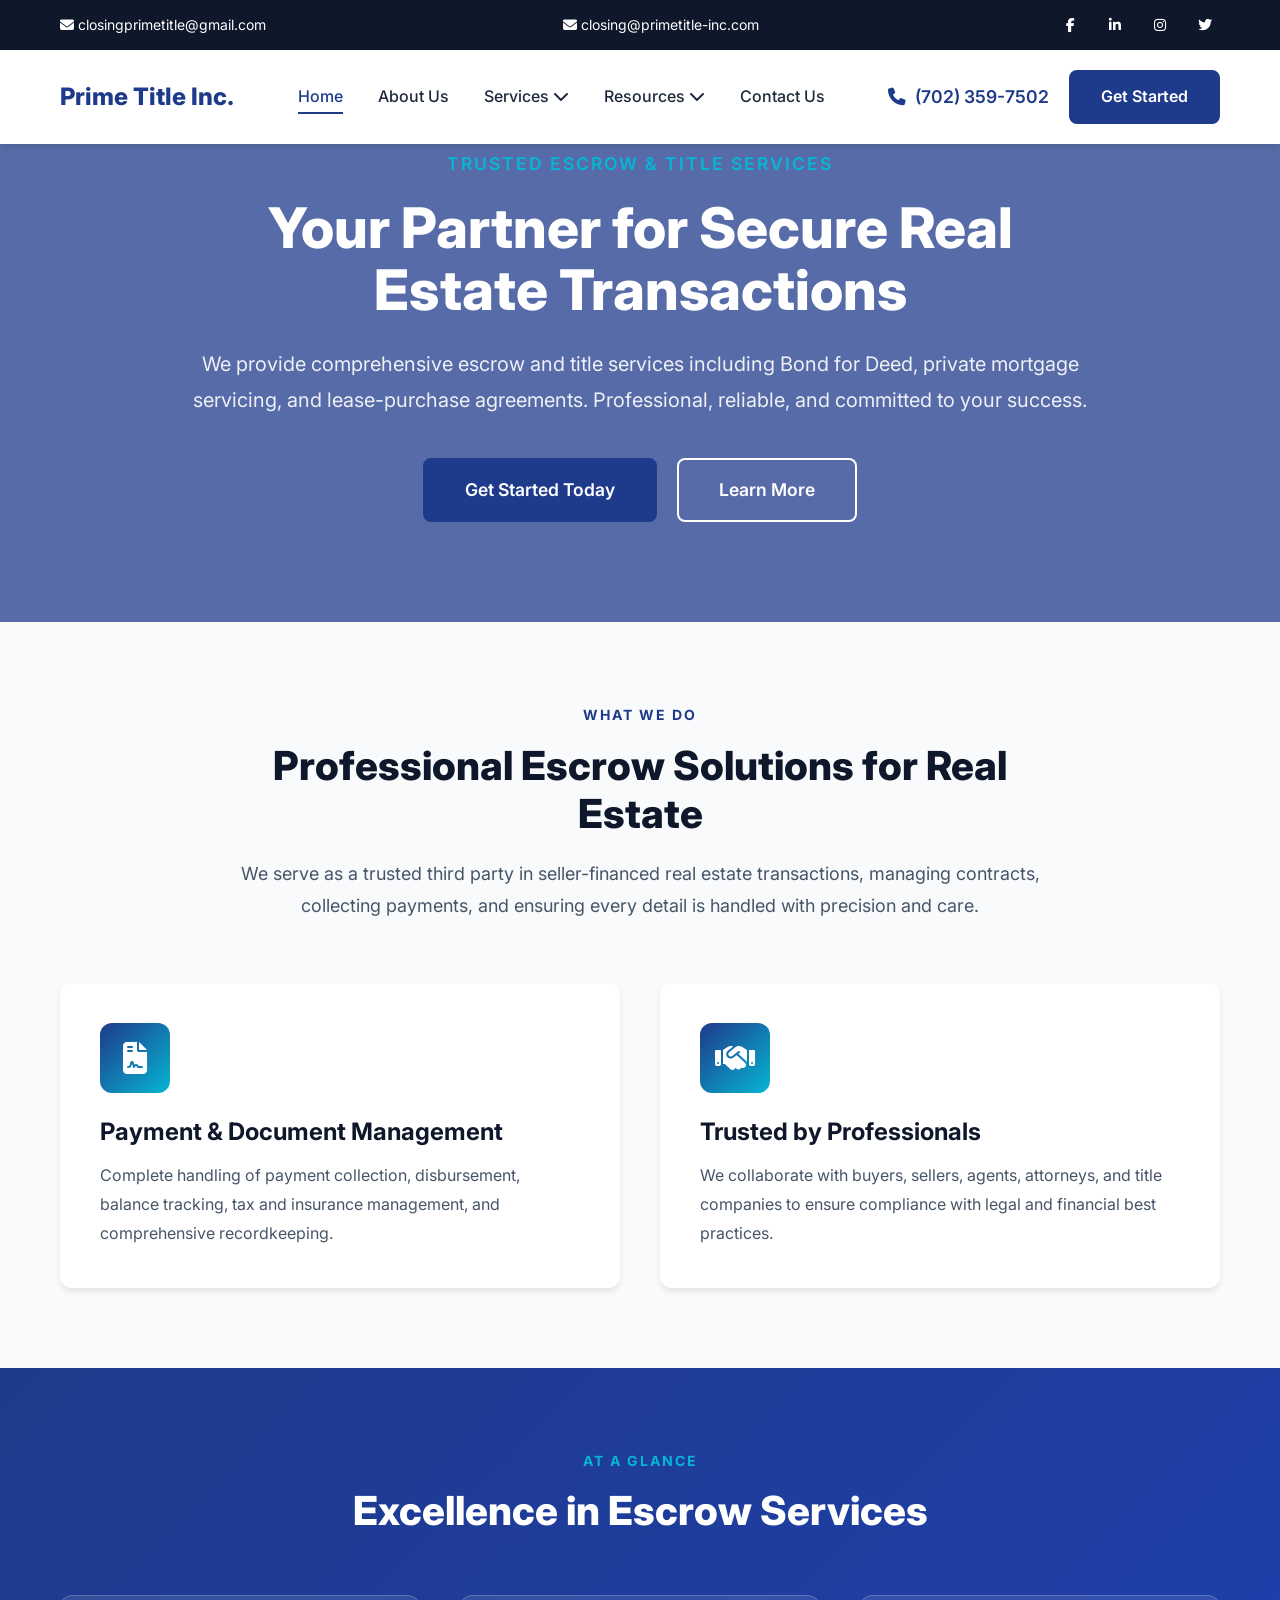
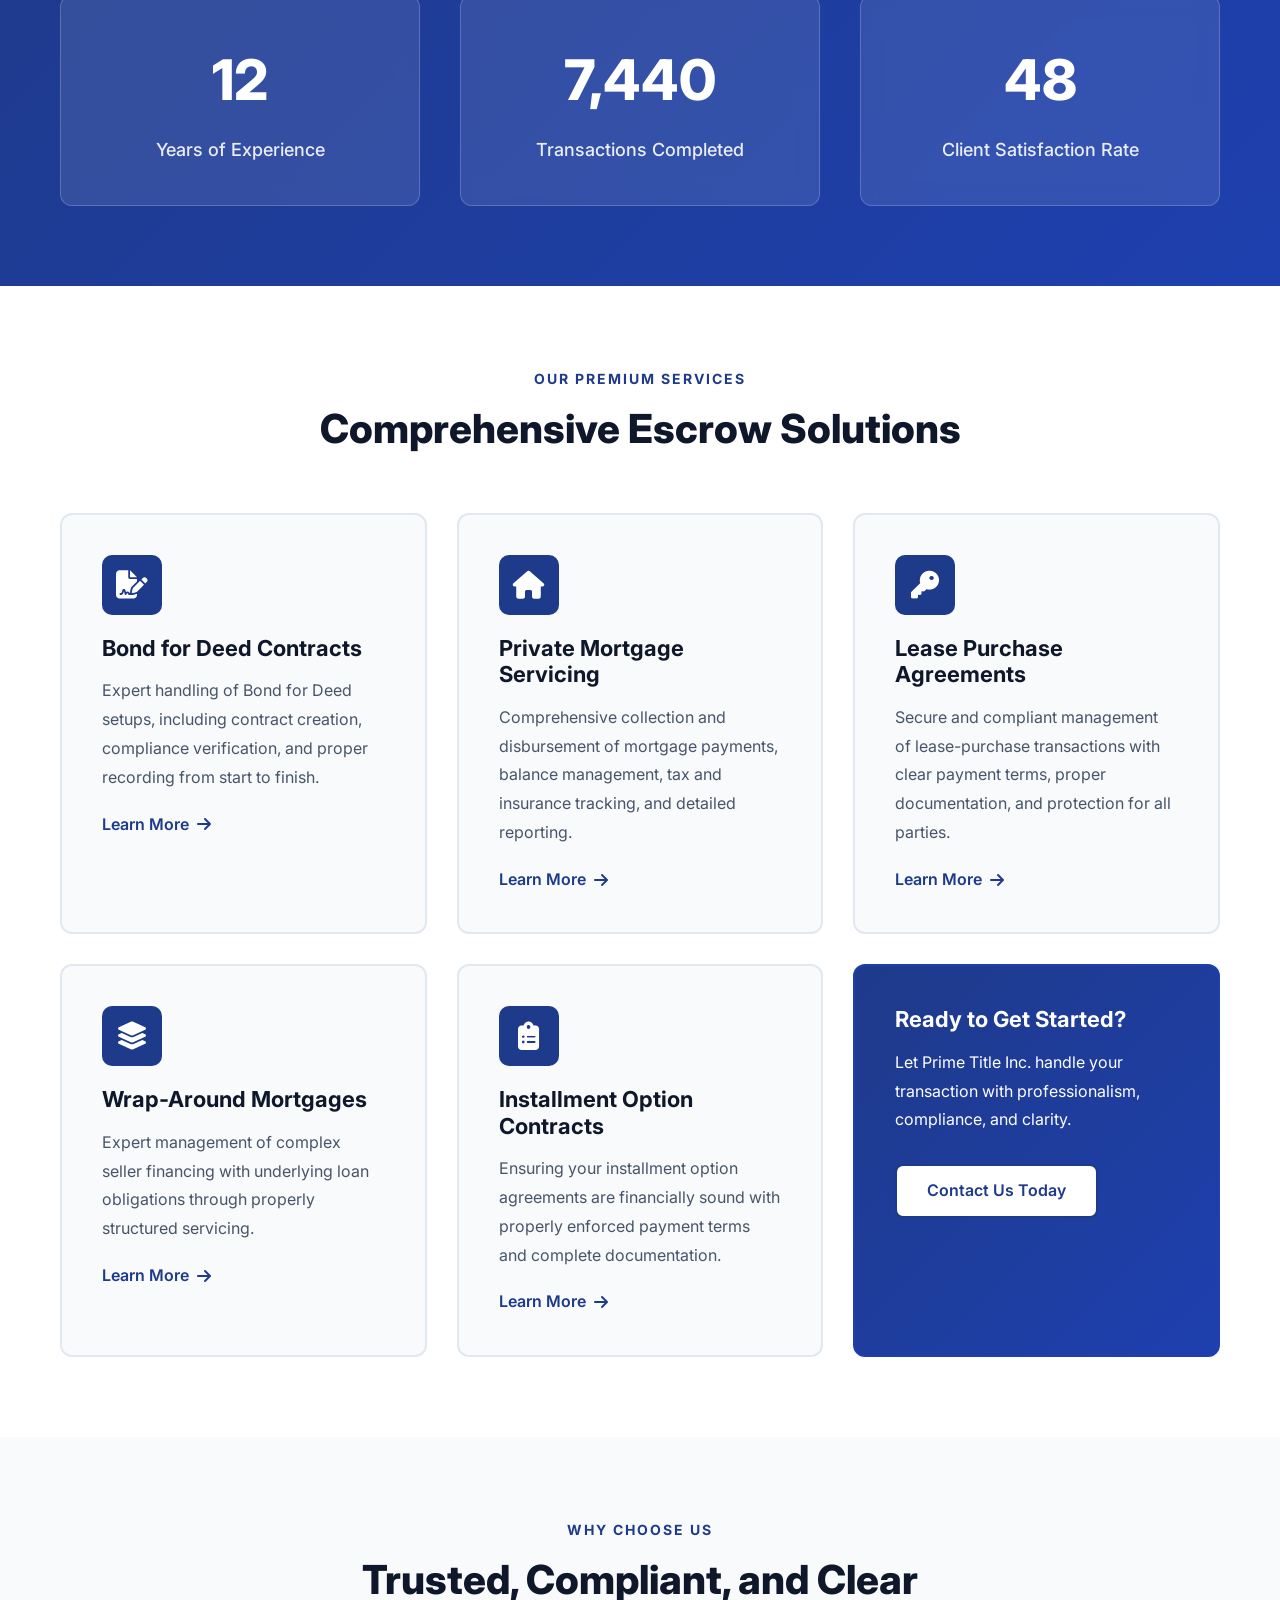
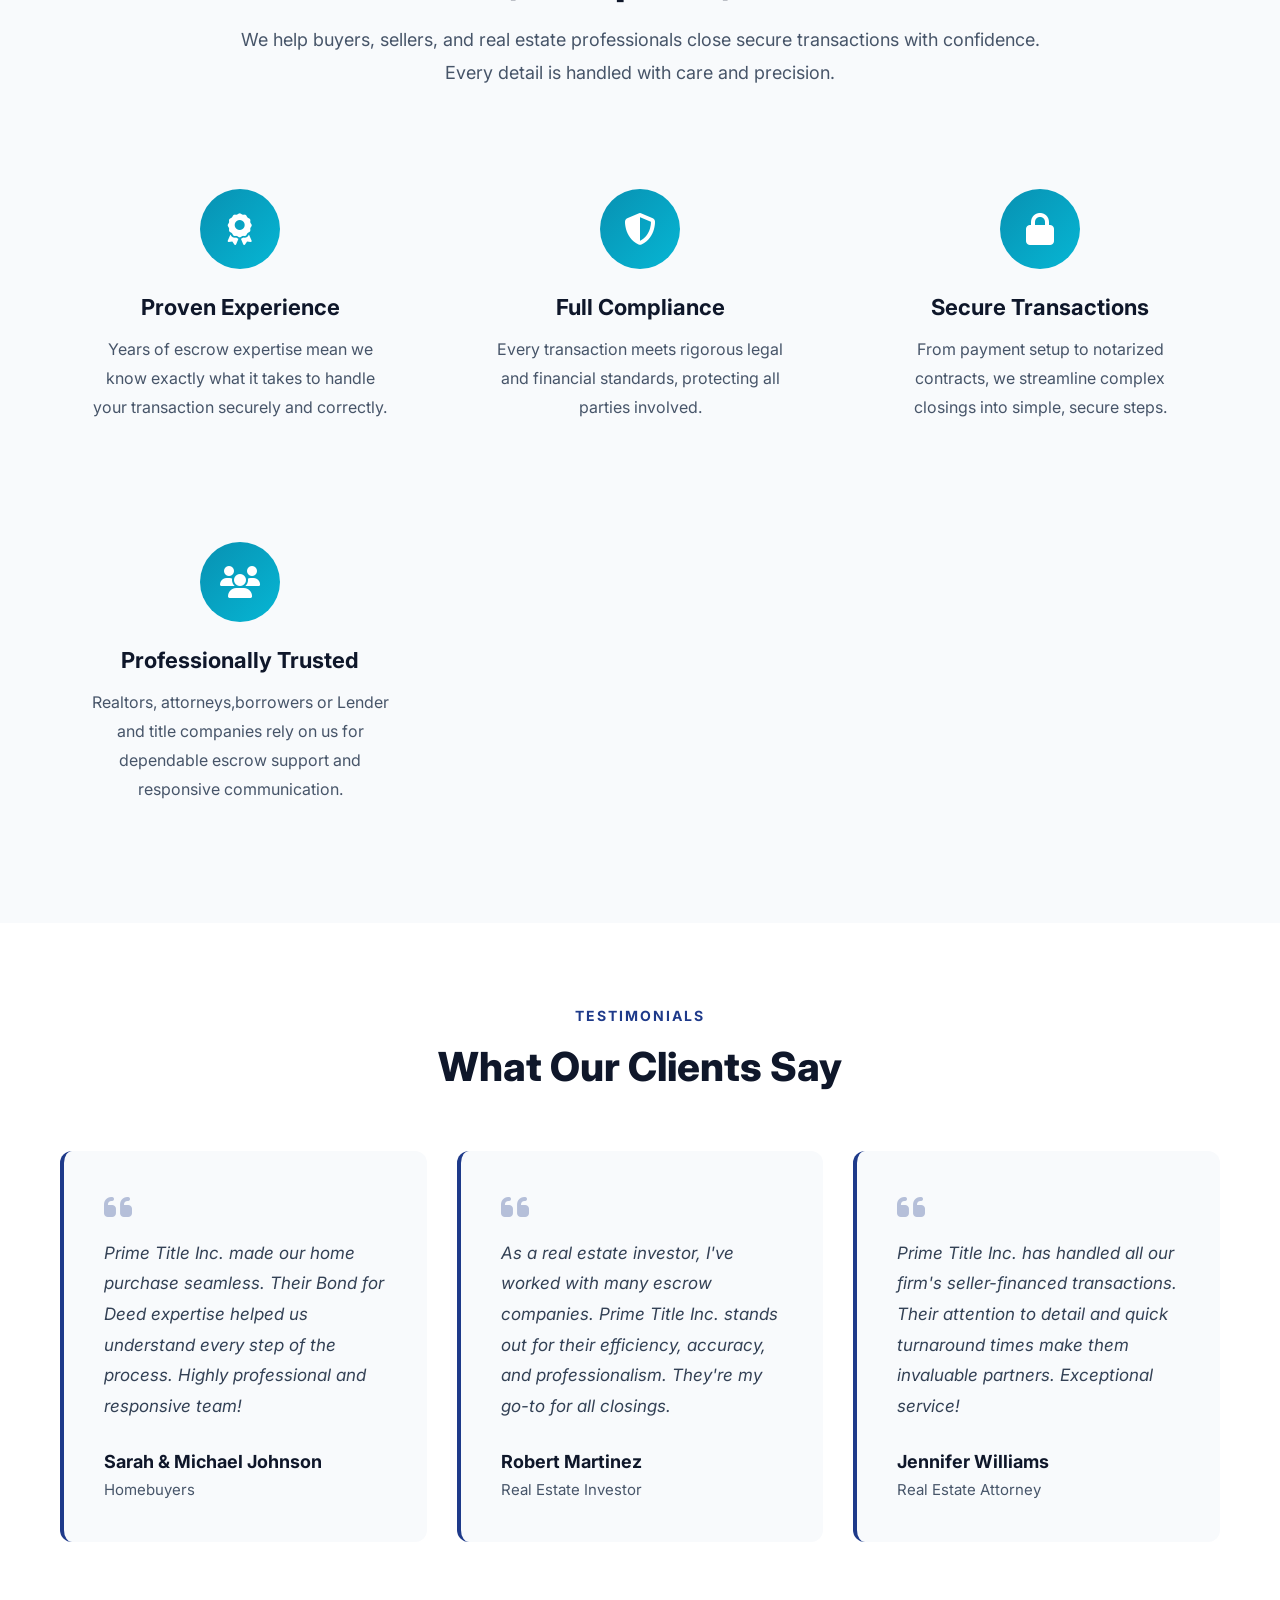
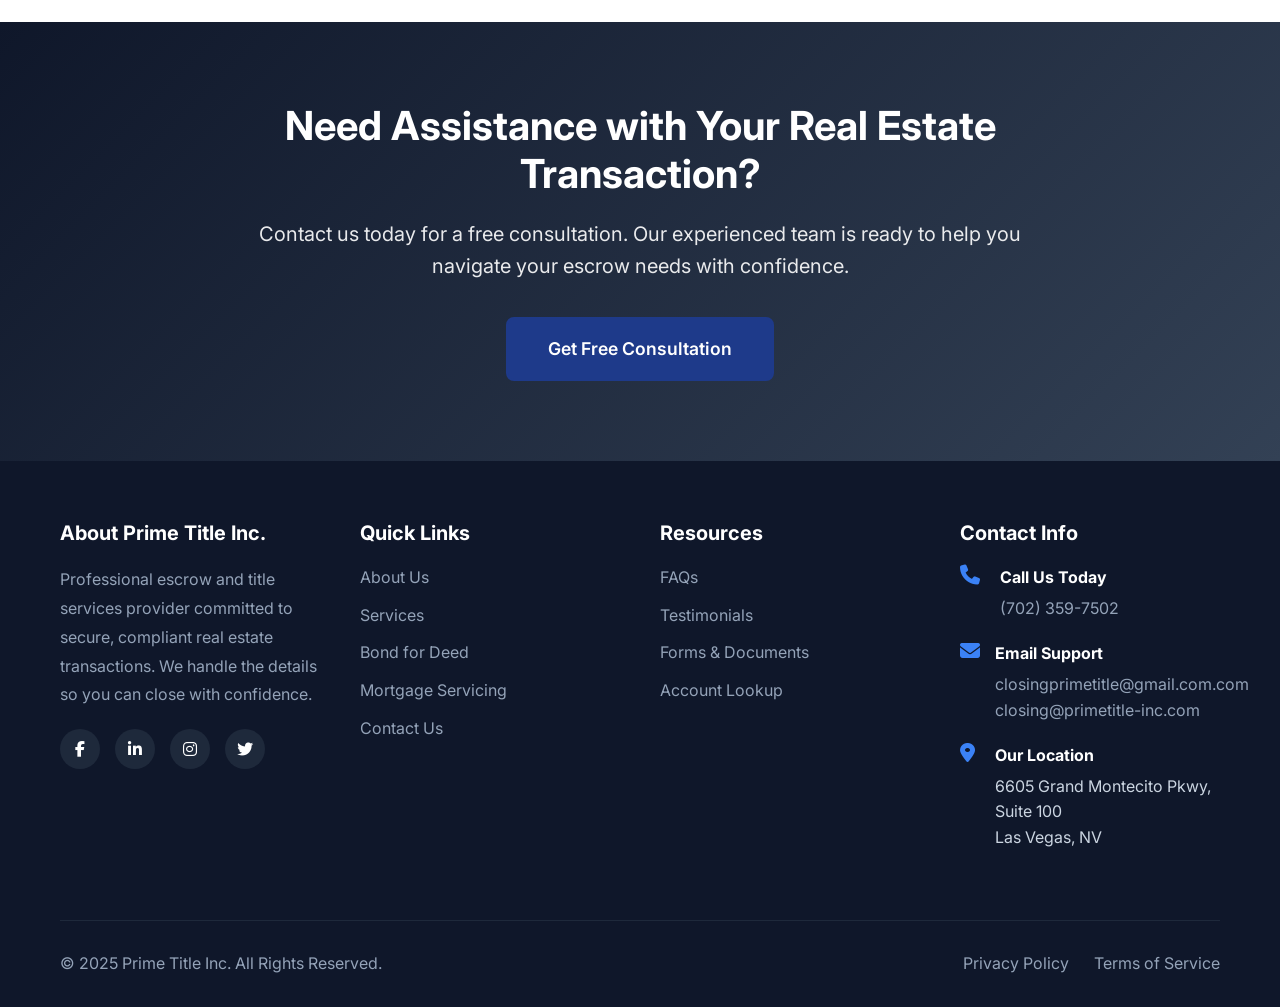
<file: index.html>
<!DOCTYPE html>
<html lang="en">
<head>
    <meta charset="UTF-8">
    <meta name="viewport" content="width=device-width, initial-scale=1.0">
    <meta name="description" content="Prime Title Inc. - Trusted escrow and title services for secure real estate transactions since our founding. Professional bond for deed, private mortgage servicing, and more.">
    <title>Prime Title Inc. - Professional Escrow & Title Services</title>
    <link rel="stylesheet" href="css/styles.css">
    <link rel="stylesheet" href="https://cdnjs.cloudflare.com/ajax/libs/font-awesome/6.4.0/css/all.min.css">
    <link rel="preconnect" href="https://fonts.googleapis.com">
    <link rel="preconnect" href="https://fonts.gstatic.com" crossorigin>
    <link href="https://fonts.googleapis.com/css2?family=Inter:wght@300;400;500;600;700;800&display=swap" rel="stylesheet">
</head>
<body>
    <!-- Header & Navigation -->
    <header class="header">
        <div class="top-bar">
            <div class="container">
                <div class="top-bar-content">
                    <div class="contact-info">
                        <a href="mailto:closingprimetitle@gmail.com"><i class="fas fa-envelope"></i> closingprimetitle@gmail.com</a>
                    </div>
                     <div class="contact-info">
                        <a href="mailto:closingprimetitle@gmail.com"><i class="fas fa-envelope"></i> closing@primetitle-inc.com</a>
                    </div>
                    <div class="social-links">
                        <a href="#" aria-label="Facebook"><i class="fab fa-facebook-f"></i></a>
                        <a href="#" aria-label="LinkedIn"><i class="fab fa-linkedin-in"></i></a>
                        <a href="#" aria-label="Instagram"><i class="fab fa-instagram"></i></a>
                        <a href="#" aria-label="Twitter"><i class="fab fa-twitter"></i></a>
                    </div>
                </div>
            </div>
        </div>
        
        <nav class="navbar">
            <div class="container">
                <div class="nav-wrapper">
                    <div class="logo">
                        <a href="index.html">
                            <span class="logo-text">Prime Title Inc.</span>
                        </a>
                    </div>
                    
                    <div class="nav-menu" id="navMenu">
                        <ul class="nav-list">
                            <li><a href="index.html" class="active">Home</a></li>
                            <li><a href="about.html">About Us</a></li>
                            <li class="dropdown">
                                <a href="#services">Services <i class="fas fa-chevron-down"></i></a>
                                <ul class="dropdown-menu">
                                    <li><a href="services.html#bond-for-deed">Bond for Deed Contracts</a></li>
                                    <li><a href="services.html#mortgage-servicing">Private Mortgage Servicing</a></li>
                                    <li><a href="services.html#lease-purchase">Lease Purchase Agreements</a></li>
                                    <li><a href="services.html#wrap-around">Wrap-Around Mortgages</a></li>
                                    <li><a href="services.html#installment">Installment Option Contracts</a></li>
                                </ul>
                            </li>
                            <li class="dropdown">
                                <a href="#resources">Resources <i class="fas fa-chevron-down"></i></a>
                                <ul class="dropdown-menu">
                                    <li><a href="resources.html#account-lookup">Account Lookup</a></li>
                                    <li><a href="resources.html#forms">Forms & Documents</a></li>
                                    <li><a href="resources.html#testimonials">Testimonials</a></li>
                                    <li><a href="resources.html#faqs">FAQs</a></li>
                                </ul>
                            </li>
                            <li><a href="contact.html">Contact Us</a></li>
                        </ul>
                    </div>
                    
                    <div class="nav-cta">
                        <a href="tel:+17023597502" class="phone-number">
                            <i class="fas fa-phone"></i> (702) 359-7502
                        </a>
                        <a href="contact.html" class="btn btn-primary">Get Started</a>
                    </div>
                    
                    <button class="mobile-toggle" id="mobileToggle">
                        <span></span>
                        <span></span>
                        <span></span>
                    </button>
                </div>
            </div>
        </nav>
    </header>

    <!-- Hero Section -->
    <section class="hero" style="background-image: url('https://images.unsplash.com/photo-1560518883-ce09059eeffa?w=1920&q=80'); background-size: cover; background-position: center;">
        <div class="hero-overlay"></div>
        <div class="container">
            <div class="hero-content">
                <p class="hero-subtitle">Trusted Escrow & Title Services</p>
                <h1 class="hero-title">Your Partner for Secure Real Estate Transactions</h1>
                <p class="hero-description">We provide comprehensive escrow and title services including Bond for Deed, private mortgage servicing, and lease-purchase agreements. Professional, reliable, and committed to your success.</p>
                <div class="hero-buttons">
                    <a href="contact.html" class="btn btn-primary btn-lg">Get Started Today</a>
                    <a href="about.html" class="btn btn-secondary btn-lg">Learn More</a>
                </div>
            </div>
        </div>
    </section>

    <!-- What We Do Section -->
    <section class="section what-we-do">
        <div class="container">
            <div class="section-header">
                <span class="section-subtitle">What We Do</span>
                <h2 class="section-title">Professional Escrow Solutions for Real Estate</h2>
                <p class="section-description">We serve as a trusted third party in seller-financed real estate transactions, managing contracts, collecting payments, and ensuring every detail is handled with precision and care.</p>
            </div>
            
            <div class="features-grid">
                <div class="feature-card">
                    <div class="feature-icon">
                        <i class="fas fa-file-contract"></i>
                    </div>
                    <h3>Payment & Document Management</h3>
                    <p>Complete handling of payment collection, disbursement, balance tracking, tax and insurance management, and comprehensive recordkeeping.</p>
                </div>
                
                <div class="feature-card">
                    <div class="feature-icon">
                        <i class="fas fa-handshake"></i>
                    </div>
                    <h3>Trusted by Professionals</h3>
                    <p>We collaborate with buyers, sellers, agents, attorneys, and title companies to ensure compliance with legal and financial best practices.</p>
                </div>
            </div>
        </div>
    </section>

    <!-- Stats Section -->
    <section class="section stats-section">
        <div class="container">
            <div class="section-header">
                <span class="section-subtitle">At a Glance</span>
                <h2 class="section-title">Excellence in Escrow Services</h2>
            </div>
            
            <div class="stats-grid">
                <div class="stat-card">
                    <div class="stat-number" data-target="25">0</div>
                    <div class="stat-label">Years of Experience</div>
                </div>
                <div class="stat-card">
                    <div class="stat-number" data-target="15000">0</div>
                    <div class="stat-label">Transactions Completed</div>
                </div>
                <div class="stat-card">
                    <div class="stat-number" data-target="98">0</div>
                    <div class="stat-label">Client Satisfaction Rate</div>
                </div>
            </div>
        </div>
    </section>

    <!-- Services Section -->
    <section class="section services-section">
        <div class="container">
            <div class="section-header">
                <span class="section-subtitle">Our Premium Services</span>
                <h2 class="section-title">Comprehensive Escrow Solutions</h2>
            </div>
            
            <div class="services-grid">
                <div class="service-card">
                    <div class="service-icon">
                        <i class="fas fa-file-signature"></i>
                    </div>
                    <h3>Bond for Deed Contracts</h3>
                    <p>Expert handling of Bond for Deed setups, including contract creation, compliance verification, and proper recording from start to finish.</p>
                    <a href="services.html#bond-for-deed" class="service-link">Learn More <i class="fas fa-arrow-right"></i></a>
                </div>
                
                <div class="service-card">
                    <div class="service-icon">
                        <i class="fas fa-home"></i>
                    </div>
                    <h3>Private Mortgage Servicing</h3>
                    <p>Comprehensive collection and disbursement of mortgage payments, balance management, tax and insurance tracking, and detailed reporting.</p>
                    <a href="services.html#mortgage-servicing" class="service-link">Learn More <i class="fas fa-arrow-right"></i></a>
                </div>
                
                <div class="service-card">
                    <div class="service-icon">
                        <i class="fas fa-key"></i>
                    </div>
                    <h3>Lease Purchase Agreements</h3>
                    <p>Secure and compliant management of lease-purchase transactions with clear payment terms, proper documentation, and protection for all parties.</p>
                    <a href="services.html#lease-purchase" class="service-link">Learn More <i class="fas fa-arrow-right"></i></a>
                </div>
                
                <div class="service-card">
                    <div class="service-icon">
                        <i class="fas fa-layer-group"></i>
                    </div>
                    <h3>Wrap-Around Mortgages</h3>
                    <p>Expert management of complex seller financing with underlying loan obligations through properly structured servicing.</p>
                    <a href="services.html#wrap-around" class="service-link">Learn More <i class="fas fa-arrow-right"></i></a>
                </div>
                
                <div class="service-card">
                    <div class="service-icon">
                        <i class="fas fa-clipboard-list"></i>
                    </div>
                    <h3>Installment Option Contracts</h3>
                    <p>Ensuring your installment option agreements are financially sound with properly enforced payment terms and complete documentation.</p>
                    <a href="services.html#installment" class="service-link">Learn More <i class="fas fa-arrow-right"></i></a>
                </div>
                
                <div class="service-card highlight">
                    <h3>Ready to Get Started?</h3>
                    <p>Let Prime Title Inc. handle your transaction with professionalism, compliance, and clarity.</p>
                    <a href="contact.html" class="btn btn-primary">Contact Us Today</a>
                </div>
            </div>
        </div>
    </section>

    <!-- Why Choose Us Section -->
    <section class="section why-choose-us">
        <div class="container">
            <div class="section-header">
                <span class="section-subtitle">Why Choose Us</span>
                <h2 class="section-title">Trusted, Compliant, and Clear</h2>
                <p class="section-description">We help buyers, sellers, and real estate professionals close secure transactions with confidence. Every detail is handled with care and precision.</p>
            </div>
            
            <div class="benefits-grid">
                <div class="benefit-card">
                    <div class="benefit-icon">
                        <i class="fas fa-award"></i>
                    </div>
                    <h3>Proven Experience</h3>
                    <p>Years of escrow expertise mean we know exactly what it takes to handle your transaction securely and correctly.</p>
                </div>
                
                <div class="benefit-card">
                    <div class="benefit-icon">
                        <i class="fas fa-shield-alt"></i>
                    </div>
                    <h3>Full Compliance</h3>
                    <p>Every transaction meets rigorous legal and financial standards, protecting all parties involved.</p>
                </div>
                
                <div class="benefit-card">
                    <div class="benefit-icon">
                        <i class="fas fa-lock"></i>
                    </div>
                    <h3>Secure Transactions</h3>
                    <p>From payment setup to notarized contracts, we streamline complex closings into simple, secure steps.</p>
                </div>
                
                <div class="benefit-card">
                    <div class="benefit-icon">
                        <i class="fas fa-users"></i>
                    </div>
                    <h3>Professionally Trusted</h3>
                    <p>Realtors, attorneys,borrowers or Lender and title companies rely on us for dependable escrow support and responsive communication.</p>
                </div>
            </div>
        </div>
    </section>

    <!-- Testimonials Section -->
    <section class="section testimonials-section">
        <div class="container">
            <div class="section-header">
                <span class="section-subtitle">Testimonials</span>
                <h2 class="section-title">What Our Clients Say</h2>
            </div>
            
            <div class="testimonials-grid">
                <div class="testimonial-card">
                    <div class="testimonial-content">
                        <i class="fas fa-quote-left quote-icon"></i>
                        <p>Prime Title Inc. made our home purchase seamless. Their Bond for Deed expertise helped us understand every step of the process. Highly professional and responsive team!</p>
                    </div>
                    <div class="testimonial-author">
                        <div class="author-info">
                            <h4>Sarah & Michael Johnson</h4>
                            <p>Homebuyers</p>
                        </div>
                    </div>
                </div>
                
                <div class="testimonial-card">
                    <div class="testimonial-content">
                        <i class="fas fa-quote-left quote-icon"></i>
                        <p>As a real estate investor, I've worked with many escrow companies. Prime Title Inc. stands out for their efficiency, accuracy, and professionalism. They're my go-to for all closings.</p>
                    </div>
                    <div class="testimonial-author">
                        <div class="author-info">
                            <h4>Robert Martinez</h4>
                            <p>Real Estate Investor</p>
                        </div>
                    </div>
                </div>
                
                <div class="testimonial-card">
                    <div class="testimonial-content">
                        <i class="fas fa-quote-left quote-icon"></i>
                        <p>Prime Title Inc. has handled all our firm's seller-financed transactions. Their attention to detail and quick turnaround times make them invaluable partners. Exceptional service!</p>
                    </div>
                    <div class="testimonial-author">
                        <div class="author-info">
                            <h4>Jennifer Williams</h4>
                            <p>Real Estate Attorney</p>
                        </div>
                    </div>
                </div>
            </div>
        </div>
    </section>

    <!-- CTA Section -->
    <section class="section cta-section">
        <div class="container">
            <div class="cta-content">
                <h2>Need Assistance with Your Real Estate Transaction?</h2>
                <p>Contact us today for a free consultation. Our experienced team is ready to help you navigate your escrow needs with confidence.</p>
                <a href="contact.html" class="btn btn-primary btn-lg">Get Free Consultation</a>
            </div>
        </div>
    </section>

    <!-- Footer -->
    <footer class="footer">
        <div class="container">
            <div class="footer-content">
                <div class="footer-column">
                    <h3>About Prime Title Inc.</h3>
                    <p>Professional escrow and title services provider committed to secure, compliant real estate transactions. We handle the details so you can close with confidence.</p>
                    <div class="footer-social">
                        <a href="#" aria-label="Facebook"><i class="fab fa-facebook-f"></i></a>
                        <a href="#" aria-label="LinkedIn"><i class="fab fa-linkedin-in"></i></a>
                        <a href="#" aria-label="Instagram"><i class="fab fa-instagram"></i></a>
                        <a href="#" aria-label="Twitter"><i class="fab fa-twitter"></i></a>
                    </div>
                </div>
                
                <div class="footer-column">
                    <h3>Quick Links</h3>
                    <ul class="footer-links">
                        <li><a href="about.html">About Us</a></li>
                        <li><a href="services.html">Services</a></li>
                        <li><a href="services.html#bond-for-deed">Bond for Deed</a></li>
                        <li><a href="services.html#mortgage-servicing">Mortgage Servicing</a></li>
                        <li><a href="contact.html">Contact Us</a></li>
                    </ul>
                </div>
                
                <div class="footer-column">
                    <h3>Resources</h3>
                    <ul class="footer-links">
                        <li><a href="resources.html#faqs">FAQs</a></li>
                        <li><a href="resources.html#testimonials">Testimonials</a></li>
                        <li><a href="resources.html#forms">Forms & Documents</a></li>
                        <li><a href="resources.html#account-lookup">Account Lookup</a></li>
                    </ul>
                </div>
                
                <div class="footer-column">
                    <h3>Contact Info</h3>
                    <ul class="footer-contact">
                        <li>
                            <i class="fas fa-phone"></i>
                            <div>
                                <strong>Call Us Today</strong>
                                <a href="tel:+17023597502">(702) 359-7502</a>
                            </div>
                        </li>
                        <li>
                            <i class="fas fa-envelope"></i>
                            <div>
                                <strong>Email Support</strong>
                                <a href="mailto:closingprimetitle@gmail.com">closingprimetitle@gmail.com.com</a>
                                <a href="mailto:closing@primetitle-inc.com">closing@primetitle-inc.com</a>
                            </div>
                        </li>
                        <li>
                            <i class="fas fa-map-marker-alt"></i>
                            <div>
                                <strong>Our Location</strong>
                                <span>6605 Grand Montecito Pkwy, Suite 100<br>Las Vegas, NV</span>
                            </div>
                        </li>
                    </ul>
                </div>
            </div>
            
            <div class="footer-bottom">
                <p>&copy; 2025 Prime Title Inc. All Rights Reserved.</p>
                <div class="footer-bottom-links">
                    <a href="#">Privacy Policy</a>
                    <a href="#">Terms of Service</a>
                </div>
            </div>
        </div>
    </footer>

    <script src="js/script.js"></script>
</body>
</html>
</file>
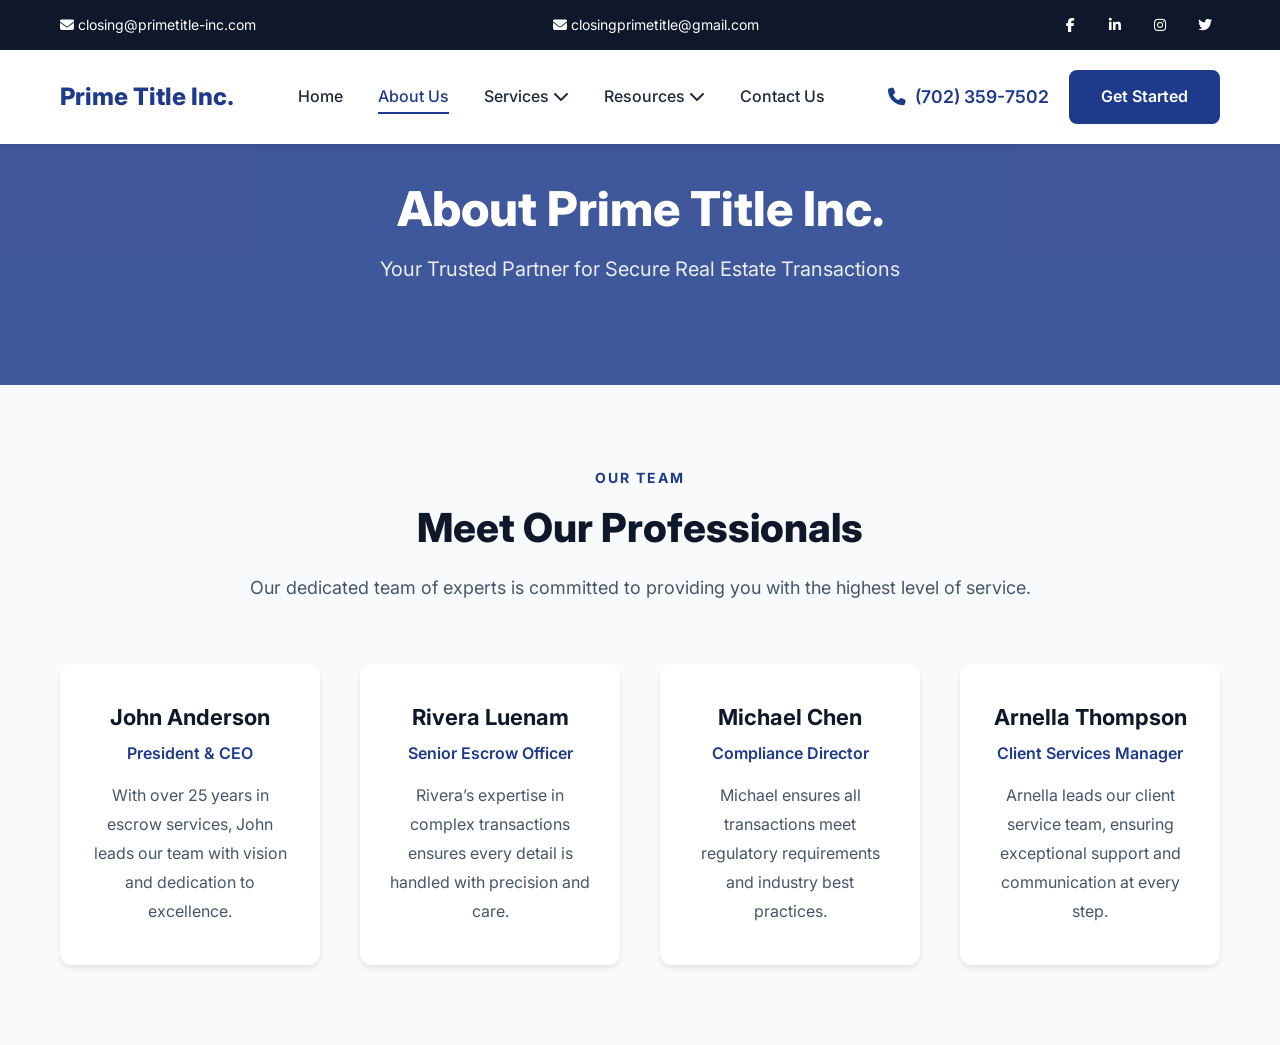
<file: about.html>
<!DOCTYPE html>
<html lang="en">
<head>
    <meta charset="UTF-8">
    <meta name="viewport" content="width=device-width, initial-scale=1.0">
    <meta name="description" content="Learn about Prime Title Inc. - Your trusted partner for professional escrow and title services with years of experience.">
    <title>About Us - Prime Title Inc.</title>

    <link rel="stylesheet" href="css/styles.css">
    <link rel="stylesheet" href="css/pages.css">
    <link rel="stylesheet" href="https://cdnjs.cloudflare.com/ajax/libs/font-awesome/6.4.0/css/all.min.css">
    <link href="https://fonts.googleapis.com/css2?family=Inter:wght@300;400;500;600;700;800&display=swap" rel="stylesheet">
</head>

<body>

<!-- HEADER -->
<header class="header">
    <div class="top-bar">
        <div class="container">
            <div class="top-bar-content">

                <div class="contact-info">
                    <a href="mailto:closing@primetitle-inc.com">
                        <i class="fas fa-envelope"></i> closing@primetitle-inc.com
                    </a>
                </div>

                <div class="contact-info">
                    <a href="mailto:closingprimetitle@gmail.com">
                        <i class="fas fa-envelope"></i> closingprimetitle@gmail.com
                    </a>
                </div>

                <div class="social-links">
                    <a href="#"><i class="fab fa-facebook-f"></i></a>
                    <a href="#"><i class="fab fa-linkedin-in"></i></a>
                    <a href="#"><i class="fab fa-instagram"></i></a>
                    <a href="#"><i class="fab fa-twitter"></i></a>
                </div>

            </div>
        </div>
    </div>

    <nav class="navbar">
        <div class="container">
            <div class="nav-wrapper">

                <div class="logo">
                    <a href="index.html">
                        <span class="logo-text">Prime Title Inc.</span>
                    </a>
                </div>

                <div class="nav-menu" id="navMenu">
                    <ul class="nav-list">
                        <li><a href="index.html">Home</a></li>
                        <li><a href="about.html" class="active">About Us</a></li>

                        <li class="dropdown">
                            <a href="services.html">Services <i class="fas fa-chevron-down"></i></a>
                            <ul class="dropdown-menu">
                                <li><a href="services.html#bond-for-deed">Bond for Deed Contracts</a></li>
                                <li><a href="services.html#mortgage-servicing">Private Mortgage Servicing</a></li>
                                <li><a href="services.html#lease-purchase">Lease Purchase Agreements</a></li>
                                <li><a href="services.html#wrap-around">Wrap-Around Mortgages</a></li>
                                <li><a href="services.html#installment">Installment Option Contracts</a></li>
                            </ul>
                        </li>

                        <li class="dropdown">
                            <a href="resources.html">Resources <i class="fas fa-chevron-down"></i></a>
                            <ul class="dropdown-menu">
                                <li><a href="resources.html#account-lookup">Account Lookup</a></li>
                                <li><a href="resources.html#forms">Forms & Documents</a></li>
                                <li><a href="resources.html#testimonials">Testimonials</a></li>
                                <li><a href="resources.html#faqs">FAQs</a></li>
                            </ul>
                        </li>

                        <li><a href="contact.html">Contact Us</a></li>
                    </ul>
                </div>

                <div class="nav-cta">
                    <a href="tel:+17023597502" class="phone-number">
                        <i class="fas fa-phone"></i> (702) 359-7502
                    </a>
                    <a href="contact.html" class="btn btn-primary">Get Started</a>
                </div>

                <button class="mobile-toggle" id="mobileToggle">
                    <span></span><span></span><span></span>
                </button>

            </div>
        </div>
    </nav>
</header>

<!-- PAGE HEADER -->
<section class="page-header" style="background-image:url('https://images.unsplash.com/photo-1497366216548-37526070297c?w=1920&q=80');">
    <div class="container">
        <h1>About Prime Title Inc.</h1>
        <p>Your Trusted Partner for Secure Real Estate Transactions</p>
    </div>
</section>

<!-- TEAM SECTION (FIXED) -->
<section class="section team-section">
    <div class="container">

        <div class="section-header">
            <span class="section-subtitle">Our Team</span>
            <h2 class="section-title">Meet Our Professionals</h2>
            <p class="section-description">
                Our dedicated team of experts is committed to providing you with the highest level of service.
            </p>
        </div>

        <div class="team-grid">

            <div class="team-member">
                <h3>John Anderson</h3>
                <p class="member-title">President & CEO</p>
                <p class="member-bio">
                    With over 25 years in escrow services, John leads our team with vision and dedication to excellence.
                </p>
            </div>

            <div class="team-member">
                <h3>Rivera Luenam</h3>
                <p class="member-title">Senior Escrow Officer</p>
                <p class="member-bio">
                    Rivera’s expertise in complex transactions ensures every detail is handled with precision and care.
                </p>
            </div>

            <div class="team-member">
                <h3>Michael Chen</h3>
                <p class="member-title">Compliance Director</p>
                <p class="member-bio">
                    Michael ensures all transactions meet regulatory requirements and industry best practices.
                </p>
            </div>

            <div class="team-member">
                <h3>Arnella Thompson</h3>
                <p class="member-title">Client Services Manager</p>
                <p class="member-bio">
                    Arnella leads our client service team, ensuring exceptional support and communication at every step.
                </p>
            </div>

        </div>
    </div>
</section>

<script src="js/script.js"></script>
</body>
</html>
</file>
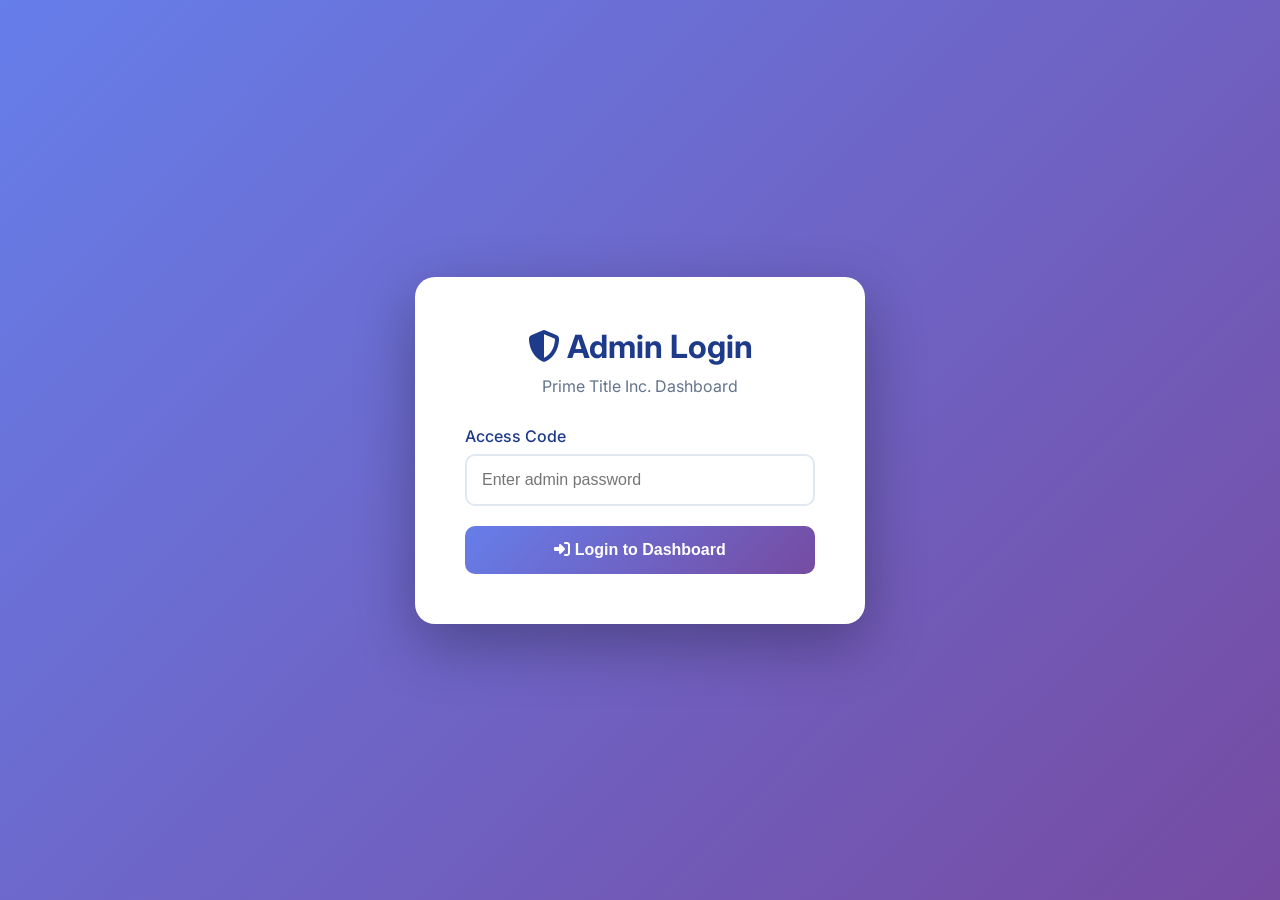
<file: admin.html>
<!DOCTYPE html>
<html lang="en">
<head>
    <meta charset="UTF-8">
    <meta name="viewport" content="width=device-width, initial-scale=1.0">
    <title>Admin Dashboard - Prime Title Inc.</title>
    <link rel="stylesheet" href="https://cdnjs.cloudflare.com/ajax/libs/font-awesome/6.4.0/css/all.min.css">
    <link href="https://fonts.googleapis.com/css2?family=Inter:wght@300;400;500;600;700&display=swap" rel="stylesheet">
    <style>
        * {
            margin: 0;
            padding: 0;
            box-sizing: border-box;
        }

        body {
            font-family: 'Inter', sans-serif;
            background: linear-gradient(135deg, #667eea 0%, #764ba2 100%);
            min-height: 100vh;
            display: flex;
            align-items: center;
            justify-content: center;
            padding: 20px;
        }

        .container {
            width: 100%;
            max-width: 1200px;
        }

        /* Login Page Styles */
        .login-box {
            background: white;
            border-radius: 20px;
            padding: 50px;
            box-shadow: 0 20px 60px rgba(0, 0, 0, 0.3);
            max-width: 450px;
            margin: 0 auto;
            text-align: center;
        }

        .login-box h1 {
            color: #1e3a8a;
            margin-bottom: 10px;
            font-size: 2rem;
        }

        .login-box p {
            color: #64748b;
            margin-bottom: 30px;
        }

        .form-group {
            margin-bottom: 20px;
            text-align: left;
        }

        .form-group label {
            display: block;
            margin-bottom: 8px;
            color: #1e3a8a;
            font-weight: 500;
        }

        .form-group input {
            width: 100%;
            padding: 15px;
            border: 2px solid #e2e8f0;
            border-radius: 10px;
            font-size: 1rem;
            transition: all 0.3s;
        }

        .form-group input:focus {
            outline: none;
            border-color: #667eea;
        }

        .btn-login {
            width: 100%;
            padding: 15px;
            background: linear-gradient(135deg, #667eea 0%, #764ba2 100%);
            color: white;
            border: none;
            border-radius: 10px;
            font-size: 1rem;
            font-weight: 600;
            cursor: pointer;
            transition: transform 0.2s;
        }

        .btn-login:hover {
            transform: translateY(-2px);
        }

        .error-message {
            background: #fee;
            color: #c00;
            padding: 10px;
            border-radius: 8px;
            margin-bottom: 20px;
            display: none;
        }

        /* Dashboard Styles */
        .dashboard {
            background: white;
            border-radius: 20px;
            box-shadow: 0 20px 60px rgba(0, 0, 0, 0.3);
            overflow: hidden;
            display: none;
        }

        .dashboard-header {
            background: linear-gradient(135deg, #1e3a8a 0%, #3b82f6 100%);
            color: white;
            padding: 30px;
            display: flex;
            justify-content: space-between;
            align-items: center;
            flex-wrap: wrap;
            gap: 20px;
        }

        .dashboard-header h1 {
            font-size: 1.8rem;
        }

        .dashboard-header .stats {
            display: flex;
            gap: 30px;
            align-items: center;
        }

        .dashboard-header .stat {
            text-align: center;
        }

        .dashboard-header .stat-number {
            font-size: 2rem;
            font-weight: 700;
        }

        .dashboard-header .stat-label {
            font-size: 0.9rem;
            opacity: 0.9;
        }

        .btn-logout {
            background: rgba(255, 255, 255, 0.2);
            color: white;
            border: none;
            padding: 10px 20px;
            border-radius: 8px;
            cursor: pointer;
            font-weight: 500;
            transition: background 0.3s;
        }

        .btn-logout:hover {
            background: rgba(255, 255, 255, 0.3);
        }

        .dashboard-content {
            padding: 30px;
        }

        .filters {
            display: flex;
            gap: 15px;
            margin-bottom: 30px;
            flex-wrap: wrap;
        }

        .filter-btn {
            padding: 10px 20px;
            border: 2px solid #e2e8f0;
            background: white;
            border-radius: 8px;
            cursor: pointer;
            transition: all 0.3s;
            font-weight: 500;
        }

        .filter-btn.active {
            background: #1e3a8a;
            color: white;
            border-color: #1e3a8a;
        }

        .search-box {
            flex: 1;
            min-width: 250px;
        }

        .search-box input {
            width: 100%;
            padding: 12px 20px;
            border: 2px solid #e2e8f0;
            border-radius: 8px;
            font-size: 1rem;
        }

        .messages-list {
            display: flex;
            flex-direction: column;
            gap: 15px;
        }

        .message-card {
            background: #f8fafc;
            border: 2px solid #e2e8f0;
            border-radius: 12px;
            padding: 20px;
            cursor: pointer;
            transition: all 0.3s;
        }

        .message-card:hover {
            border-color: #667eea;
            box-shadow: 0 4px 12px rgba(102, 126, 234, 0.1);
        }

        .message-card.unread {
            background: #eff6ff;
            border-color: #3b82f6;
        }

        .message-header {
            display: flex;
            justify-content: space-between;
            align-items: flex-start;
            margin-bottom: 15px;
            gap: 15px;
        }

        .message-from {
            flex: 1;
        }

        .message-from h3 {
            color: #1e3a8a;
            font-size: 1.1rem;
            margin-bottom: 5px;
        }

        .message-from .contact-info {
            display: flex;
            gap: 20px;
            color: #64748b;
            font-size: 0.9rem;
            flex-wrap: wrap;
        }

        .message-from .contact-info span {
            display: flex;
            align-items: center;
            gap: 5px;
        }

        .message-date {
            color: #64748b;
            font-size: 0.85rem;
            white-space: nowrap;
        }

        .message-service {
            display: inline-block;
            background: #667eea;
            color: white;
            padding: 5px 12px;
            border-radius: 20px;
            font-size: 0.8rem;
            margin-bottom: 10px;
        }

        .message-preview {
            color: #475569;
            line-height: 1.6;
        }

        .message-actions {
            margin-top: 15px;
            display: flex;
            gap: 10px;
            flex-wrap: wrap;
        }

        .btn-action {
            padding: 8px 16px;
            border: none;
            border-radius: 6px;
            cursor: pointer;
            font-size: 0.9rem;
            font-weight: 500;
            transition: all 0.3s;
        }

        .btn-reply {
            background: #10b981;
            color: white;
        }

        .btn-reply:hover {
            background: #059669;
        }

        .btn-delete {
            background: #ef4444;
            color: white;
        }

        .btn-delete:hover {
            background: #dc2626;
        }

        .btn-mark-read {
            background: #64748b;
            color: white;
        }

        .btn-mark-read:hover {
            background: #475569;
        }

        .empty-state {
            text-align: center;
            padding: 60px 20px;
            color: #64748b;
        }

        .empty-state i {
            font-size: 4rem;
            margin-bottom: 20px;
            opacity: 0.3;
        }

        .loading {
            text-align: center;
            padding: 40px;
            color: #64748b;
        }

        .loading i {
            font-size: 2rem;
            animation: spin 1s linear infinite;
        }

        @keyframes spin {
            to { transform: rotate(360deg); }
        }

        @media (max-width: 768px) {
            .dashboard-header {
                text-align: center;
            }

            .dashboard-header h1 {
                font-size: 1.5rem;
            }

            .dashboard-header .stats {
                flex-direction: column;
                gap: 15px;
            }

            .message-header {
                flex-direction: column;
            }

            .message-from .contact-info {
                flex-direction: column;
                gap: 5px;
            }
        }
    </style>
</head>
<body>
    <div class="container">
        <!-- Login Form -->
        <div class="login-box" id="loginBox">
            <h1><i class="fas fa-shield-alt"></i> Admin Login</h1>
            <p>Prime Title Inc. Dashboard</p>
            
            <div class="error-message" id="loginError"></div>
            
            <form id="loginForm">
                <div class="form-group">
                    <label for="password">Access Code</label>
                    <input type="password" id="password" placeholder="Enter admin password" required>
                </div>
                
                <button type="submit" class="btn-login">
                    <i class="fas fa-sign-in-alt"></i> Login to Dashboard
                </button>
            </form>
        </div>

        <!-- Dashboard -->
        <div class="dashboard" id="dashboard">
            <div class="dashboard-header">
                <div>
                    <h1><i class="fas fa-inbox"></i> Message Inbox</h1>
                    <p style="margin-top: 5px; opacity: 0.9;">Prime Title Inc.</p>
                </div>
                <div class="stats">
                    <div class="stat">
                        <div class="stat-number" id="totalMessages">0</div>
                        <div class="stat-label">Total Messages</div>
                    </div>
                    <div class="stat">
                        <div class="stat-number" id="unreadMessages">0</div>
                        <div class="stat-label">Unread</div>
                    </div>
                    <button class="btn-logout" onclick="logout()">
                        <i class="fas fa-sign-out-alt"></i> Logout
                    </button>
                </div>
            </div>

            <div class="dashboard-content">
                <div class="filters">
                    <button class="filter-btn active" onclick="filterMessages('all')">
                        <i class="fas fa-inbox"></i> All Messages
                    </button>
                    <button class="filter-btn" onclick="filterMessages('unread')">
                        <i class="fas fa-envelope"></i> Unread
                    </button>
                    <button class="filter-btn" onclick="filterMessages('read')">
                        <i class="fas fa-envelope-open"></i> Read
                    </button>
                    <div class="search-box">
                        <input type="text" id="searchBox" placeholder="Search messages..." onkeyup="searchMessages()">
                    </div>
                    <button class="filter-btn" onclick="refreshMessages()">
                        <i class="fas fa-sync-alt"></i> Refresh
                    </button>
                </div>

                <div id="messagesContainer">
                    <div class="loading">
                        <i class="fas fa-spinner"></i>
                        <p>Loading messages...</p>
                    </div>
                </div>
            </div>
        </div>
    </div>

    <script src="js/admin.js"></script>
</body>
</html>
</file>
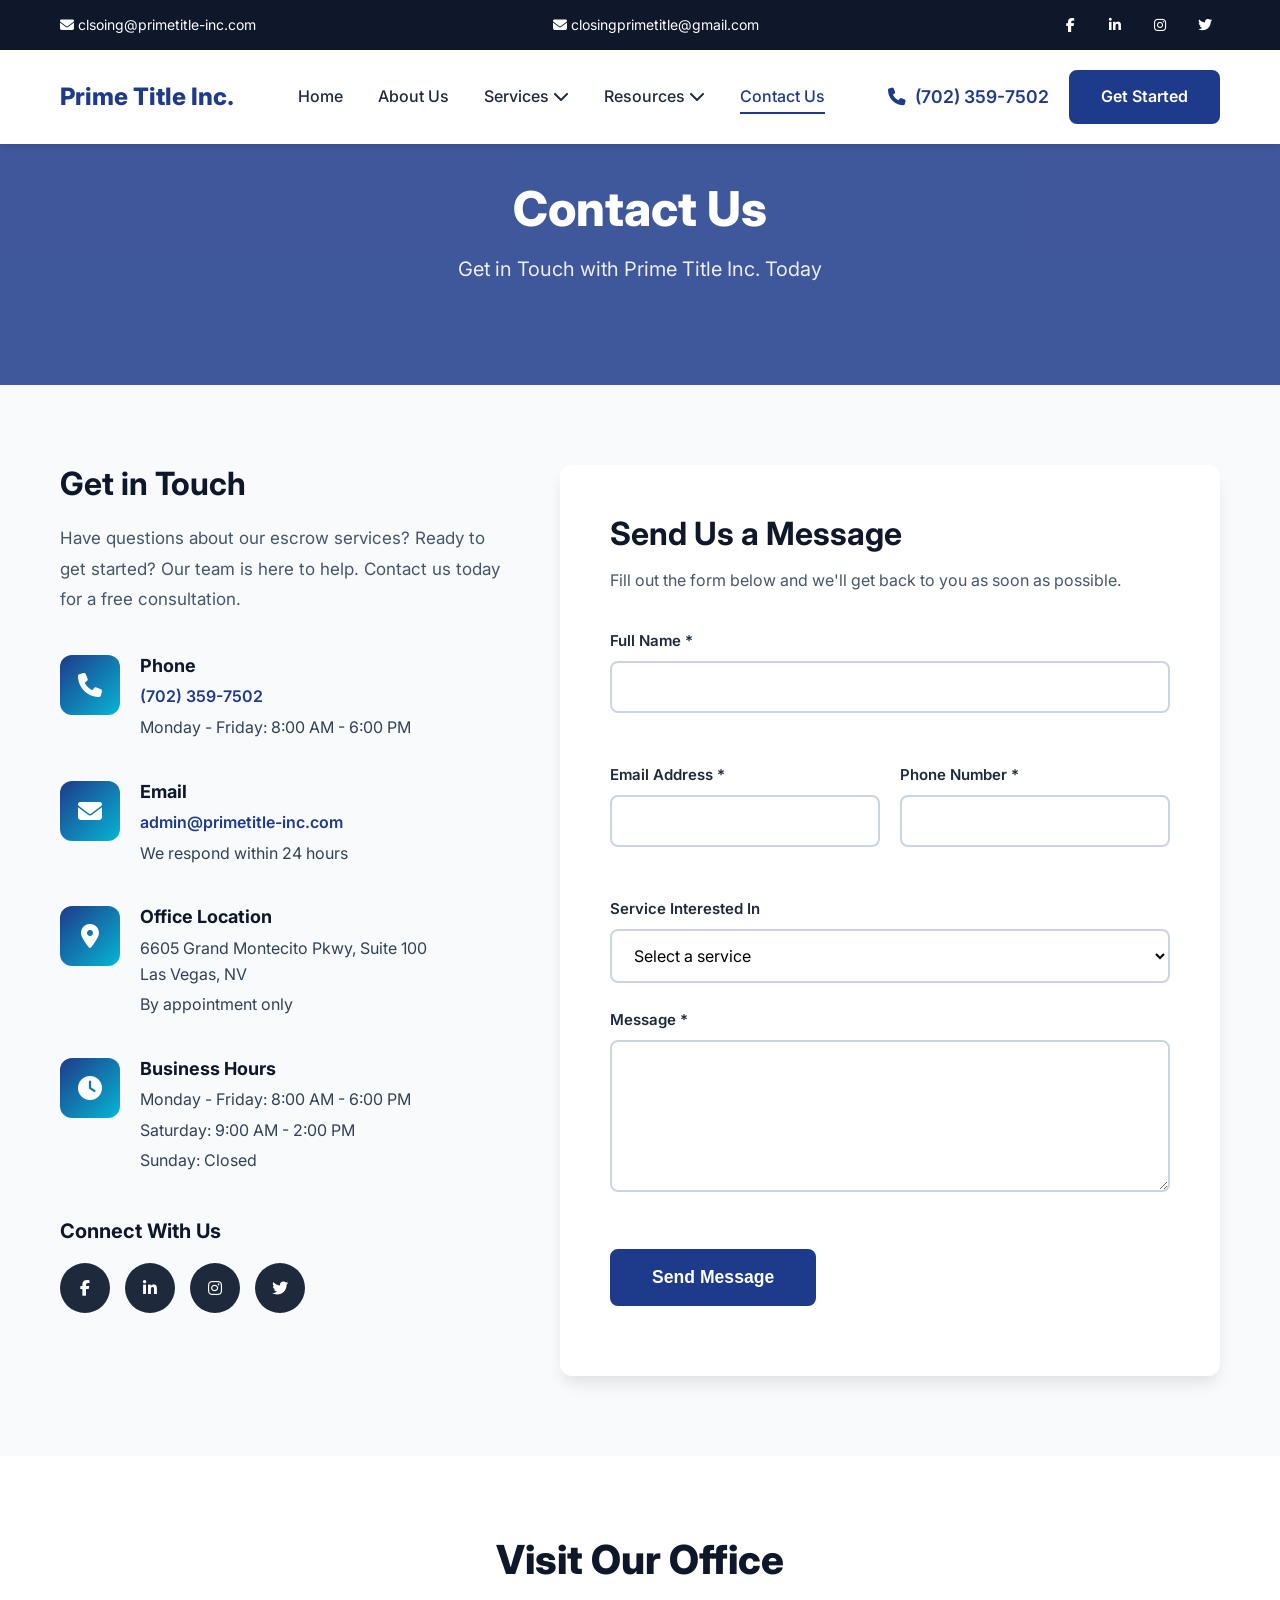
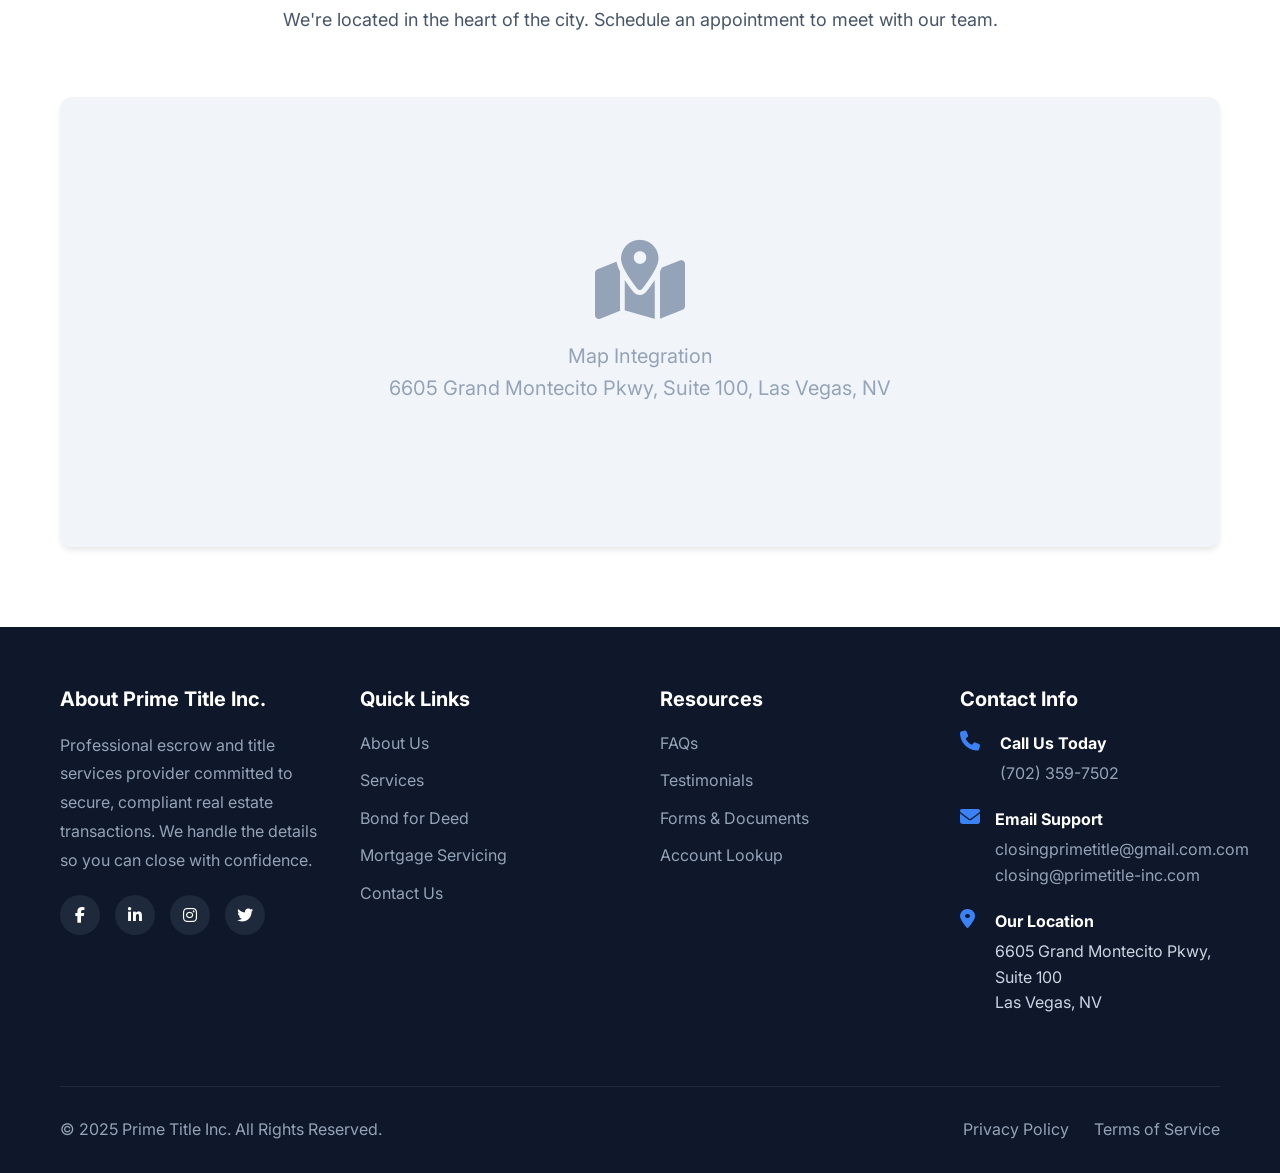
<file: contact.html>
<!DOCTYPE html>
<html lang="en">
<head>
    <meta charset="UTF-8">
    <meta name="viewport" content="width=device-width, initial-scale=1.0">
    <meta name="description" content="Contact Prime Title Inc. for professional escrow and title services. Get in touch today for a free consultation.">
    <title>Contact Us - Prime Title Inc.</title>
    <link rel="stylesheet" href="css/styles.css">
    <link rel="stylesheet" href="css/pages.css">
    <link rel="stylesheet" href="https://cdnjs.cloudflare.com/ajax/libs/font-awesome/6.4.0/css/all.min.css">
    <link href="https://fonts.googleapis.com/css2?family=Inter:wght@300;400;500;600;700;800&display=swap" rel="stylesheet">
</head>
<body>
    <!-- Header & Navigation -->
    <header class="header">
        <div class="top-bar">
            <div class="container">
                <div class="top-bar-content">
                    <div class="contact-info">
                        <a href="mailto:closing@primetitle-inc.com"><i class="fas fa-envelope"></i> clsoing@primetitle-inc.com</a>
                    </div>
                     <div class="contact-info">
                        <a href="mailto:closingprimetitle@gmail.com"><i class="fas fa-envelope"></i> closingprimetitle@gmail.com</a>
                    </div>
                    <div class="social-links">
                        <a href="#" aria-label="Facebook"><i class="fab fa-facebook-f"></i></a>
                        <a href="#" aria-label="LinkedIn"><i class="fab fa-linkedin-in"></i></a>
                        <a href="#" aria-label="Instagram"><i class="fab fa-instagram"></i></a>
                        <a href="#" aria-label="Twitter"><i class="fab fa-twitter"></i></a>
                    </div>
                </div>
            </div>
        </div>
        
        <nav class="navbar">
            <div class="container">
                <div class="nav-wrapper">
                    <div class="logo">
                        <a href="index.html">
                            <span class="logo-text">Prime Title Inc.</span>
                        </a>
                    </div>
                    
                    <div class="nav-menu" id="navMenu">
                        <ul class="nav-list">
                            <li><a href="index.html">Home</a></li>
                            <li><a href="about.html">About Us</a></li>
                    <li class="dropdown">
                                <a href="services.html">Services <i class="fas fa-chevron-down"></i></a>
                        <ul class="dropdown-menu">
                            <li><a href="services.html#bond-for-deed">Bond for Deed Contracts</a></li>
                            <li><a href="services.html#mortgage-servicing">Private Mortgage Servicing</a></li>
                            <li><a href="services.html#lease-purchase">Lease Purchase Agreements</a></li>
                            <li><a href="services.html#wrap-around">Wrap-Around Mortgages</a></li>
                                    <li><a href="services.html#installment">Installment Option Contracts</a></li>
                                </ul>
                            </li>
                            <li class="dropdown">
                                <a href="resources.html">Resources <i class="fas fa-chevron-down"></i></a>
                                <ul class="dropdown-menu">
                                    <li><a href="resources.html#account-lookup">Account Lookup</a></li>
                                    <li><a href="resources.html#forms">Forms & Documents</a></li>
                                    <li><a href="resources.html#testimonials">Testimonials</a></li>
                                    <li><a href="resources.html#faqs">FAQs</a></li>
                                </ul>
                            </li>
                            <li><a href="contact.html" class="active">Contact Us</a></li>
                        </ul>
                    </div>
                    
                    <div class="nav-cta">
                        <a href="tel:+17023597502" class="phone-number">
                            <i class="fas fa-phone"></i> (702) 359-7502
                        </a>
                        <a href="contact.html" class="btn btn-primary">Get Started</a>
                    </div>
                    
                    <button class="mobile-toggle" id="mobileToggle">
                        <span></span>
                        <span></span>
                        <span></span>
                    </button>
                </div>
            </div>
        </nav>
    </header>

    <!-- Page Header -->
    <section class="page-header" style="background-image: url('https://images.unsplash.com/photo-1423666639041-f56000c27a9a?w=1920&q=80'); background-size: cover; background-position: center;">
        <div class="container">
            <h1>Contact Us</h1>
            <p>Get in Touch with Prime Title Inc. Today</p>
        </div>
    </section>

    <!-- Contact Section -->
    <section class="section contact-section">
        <div class="container">
            <div class="contact-wrapper">
                <div class="contact-info-column">
                    <h2>Get in Touch</h2>
                    <p>Have questions about our escrow services? Ready to get started? Our team is here to help. Contact us today for a free consultation.</p>
                    
                    <div class="contact-info-items">
                        <div class="contact-info-item">
                            <div class="contact-icon">
                                <i class="fas fa-phone"></i>
                            </div>
                            <div class="contact-details">
                                <h3>Phone</h3>
                                <p><a href="tel:+17023597502">(702) 359-7502</a></p>
                                <p class="small-text">Monday - Friday: 8:00 AM - 6:00 PM</p>
                            </div>
                        </div>

                        <div class="contact-info-item">
                            <div class="contact-icon">
                                <i class="fas fa-envelope"></i>
                            </div>
                            <div class="contact-details">
                                <h3>Email</h3>
                                <p><a href="mailto:admin@primetitle-inc.com">admin@primetitle-inc.com</a></p>
                                <p class="small-text">We respond within 24 hours</p>
                            </div>
                        </div>
                        
                        <div class="contact-info-item">
                            <div class="contact-icon">
                                <i class="fas fa-map-marker-alt"></i>
                            </div>
                            <div class="contact-details">
                                <h3>Office Location</h3>
                                <p>6605 Grand Montecito Pkwy, Suite 100<br>Las Vegas, NV</p>
                                <p class="small-text">By appointment only</p>
                            </div>
                        </div>

                        <div class="contact-info-item">
                            <div class="contact-icon">
                                <i class="fas fa-clock"></i>
                            </div>
                            <div class="contact-details">
                                <h3>Business Hours</h3>
                                <p>Monday - Friday: 8:00 AM - 6:00 PM</p>
                                <p>Saturday: 9:00 AM - 2:00 PM</p>
                                <p>Sunday: Closed</p>
                            </div>
                        </div>
                    </div>

                    <div class="social-connect">
                        <h3>Connect With Us</h3>
                        <div class="social-icons-large">
                            <a href="#" aria-label="Facebook"><i class="fab fa-facebook-f"></i></a>
                            <a href="#" aria-label="LinkedIn"><i class="fab fa-linkedin-in"></i></a>
                            <a href="#" aria-label="Instagram"><i class="fab fa-instagram"></i></a>
                            <a href="#" aria-label="Twitter"><i class="fab fa-twitter"></i></a>
                        </div>
                    </div>
                </div>
                
                <div class="contact-form-column">
                    <div class="contact-form-wrapper">
                        <h2>Send Us a Message</h2>
                        <p>Fill out the form below and we'll get back to you as soon as possible.</p>
                        
                        <form class="contact-form" id="contactForm" name="contact" method="POST" data-netlify="true" netlify-honeypot="bot-field" action="/thank-you.html">
                            <!-- Netlify bot field for spam protection -->
                            <input type="hidden" name="form-name" value="contact">
                            <input type="text" name="bot-field" style="display:none" tabindex="-1" autocomplete="off">
                            
                            <div class="form-group">
                                <label for="name">Full Name *</label>
                                <input type="text" id="name" name="name" required>
                                <span class="error-message"></span>
                            </div>
                            
                            <div class="form-row">
                                <div class="form-group">
                                    <label for="email">Email Address *</label>
                                    <input type="email" id="email" name="email" required>
                                    <span class="error-message"></span>
                                </div>
                                
                                <div class="form-group">
                                    <label for="phone">Phone Number *</label>
                                    <input type="tel" id="phone" name="phone" required>
                                    <span class="error-message"></span>
                                </div>
                            </div>
                            
                            <div class="form-group">
                                <label for="service">Service Interested In</label>
                                <select id="service" name="service">
                                    <option value="">Select a service</option>
                                    <option value="bond-for-deed">Bond for Deed Contracts</option>
                                    <option value="mortgage-servicing">Private Mortgage Servicing</option>
                                    <option value="lease-purchase">Lease Purchase Agreements</option>
                                    <option value="wrap-around">Wrap-Around Mortgages</option>
                                    <option value="installment">Installment Option Contracts</option>
                                    <option value="other">Other</option>
                                </select>
                            </div>
                            
                            <div class="form-group">
                                <label for="message">Message *</label>
                                <textarea id="message" name="message" rows="6" required></textarea>
                                <span class="error-message"></span>
                            </div>
                            
                            <button type="submit" class="btn btn-primary btn-lg" id="submitBtn">
                                <span class="btn-text">Send Message</span>
                                <span class="btn-loading" style="display: none;">
                                    <i class="fas fa-spinner fa-spin"></i> Sending...
                                </span>
                            </button>
                            
                            <div id="formResponse" style="margin-top: 20px;"></div>
                        </form>
                    </div>
                </div>
            </div>
        </div>
    </section>

    <!-- Map Section -->
    <section class="section map-section">
        <div class="container">
            <div class="section-header">
                <h2 class="section-title">Visit Our Office</h2>
                <p class="section-description">We're located in the heart of the city. Schedule an appointment to meet with our team.</p>
            </div>

            <div class="map-placeholder">
                <div class="map-placeholder-content">
                    <i class="fas fa-map-marked-alt"></i>
                    <p>Map Integration</p>
                    <p class="small-text">6605 Grand Montecito Pkwy, Suite 100, Las Vegas, NV</p>
                </div>
            </div>
        </div>
    </section>

    <!-- Footer -->
    <footer class="footer">
        <div class="container">
            <div class="footer-content">
                <div class="footer-column">
                    <h3>About Prime Title Inc.</h3>
                    <p>Professional escrow and title services provider committed to secure, compliant real estate transactions. We handle the details so you can close with confidence.</p>
                    <div class="footer-social">
                        <a href="#" aria-label="Facebook"><i class="fab fa-facebook-f"></i></a>
                        <a href="#" aria-label="LinkedIn"><i class="fab fa-linkedin-in"></i></a>
                        <a href="#" aria-label="Instagram"><i class="fab fa-instagram"></i></a>
                        <a href="#" aria-label="Twitter"><i class="fab fa-twitter"></i></a>
                    </div>
                </div>

                <div class="footer-column">
                    <h3>Quick Links</h3>
                    <ul class="footer-links">
                        <li><a href="about.html">About Us</a></li>
                        <li><a href="services.html">Services</a></li>
                        <li><a href="services.html#bond-for-deed">Bond for Deed</a></li>
                        <li><a href="services.html#mortgage-servicing">Mortgage Servicing</a></li>
                        <li><a href="contact.html">Contact Us</a></li>
                    </ul>
                </div>

                <div class="footer-column">
                    <h3>Resources</h3>
                    <ul class="footer-links">
                        <li><a href="resources.html#faqs">FAQs</a></li>
                        <li><a href="resources.html#testimonials">Testimonials</a></li>
                        <li><a href="resources.html#forms">Forms & Documents</a></li>
                        <li><a href="resources.html#account-lookup">Account Lookup</a></li>
                    </ul>
                </div>

                <div class="footer-column">
                    <h3>Contact Info</h3>
                    <ul class="footer-contact">
                        <li>
                            <i class="fas fa-phone"></i>
                            <div>
                                <strong>Call Us Today</strong>
                                <a href="tel:+17023597502">(702) 359-7502</a>
                            </div>
                        </li>
                        <li>
                            <i class="fas fa-envelope"></i>
                            <div>
                                <strong>Email Support</strong>
                                <a href="mailto:closingprimetitle@gmail.com">closingprimetitle@gmail.com.com</a>
                                <a href="mailto:closing@primetitle-inc.com">closing@primetitle-inc.com</a>
                            </div>
                        </li>
                        <li>
                            <i class="fas fa-map-marker-alt"></i>
                            <div>
                                <strong>Our Location</strong>
                                <span>6605 Grand Montecito Pkwy, Suite 100<br>Las Vegas, NV</span>
                            </div>
                        </li>
                    </ul>
                </div>
            </div>

            <div class="footer-bottom">
                <p>&copy; 2025 Prime Title Inc. All Rights Reserved.</p>
                <div class="footer-bottom-links">
                    <a href="#">Privacy Policy</a>
                    <a href="#">Terms of Service</a>
                </div>
            </div>
        </div>
    </footer>

    <script src="js/script.js"></script>
    <script src="js/contact-form.js"></script>
</body>
</html>
</file>
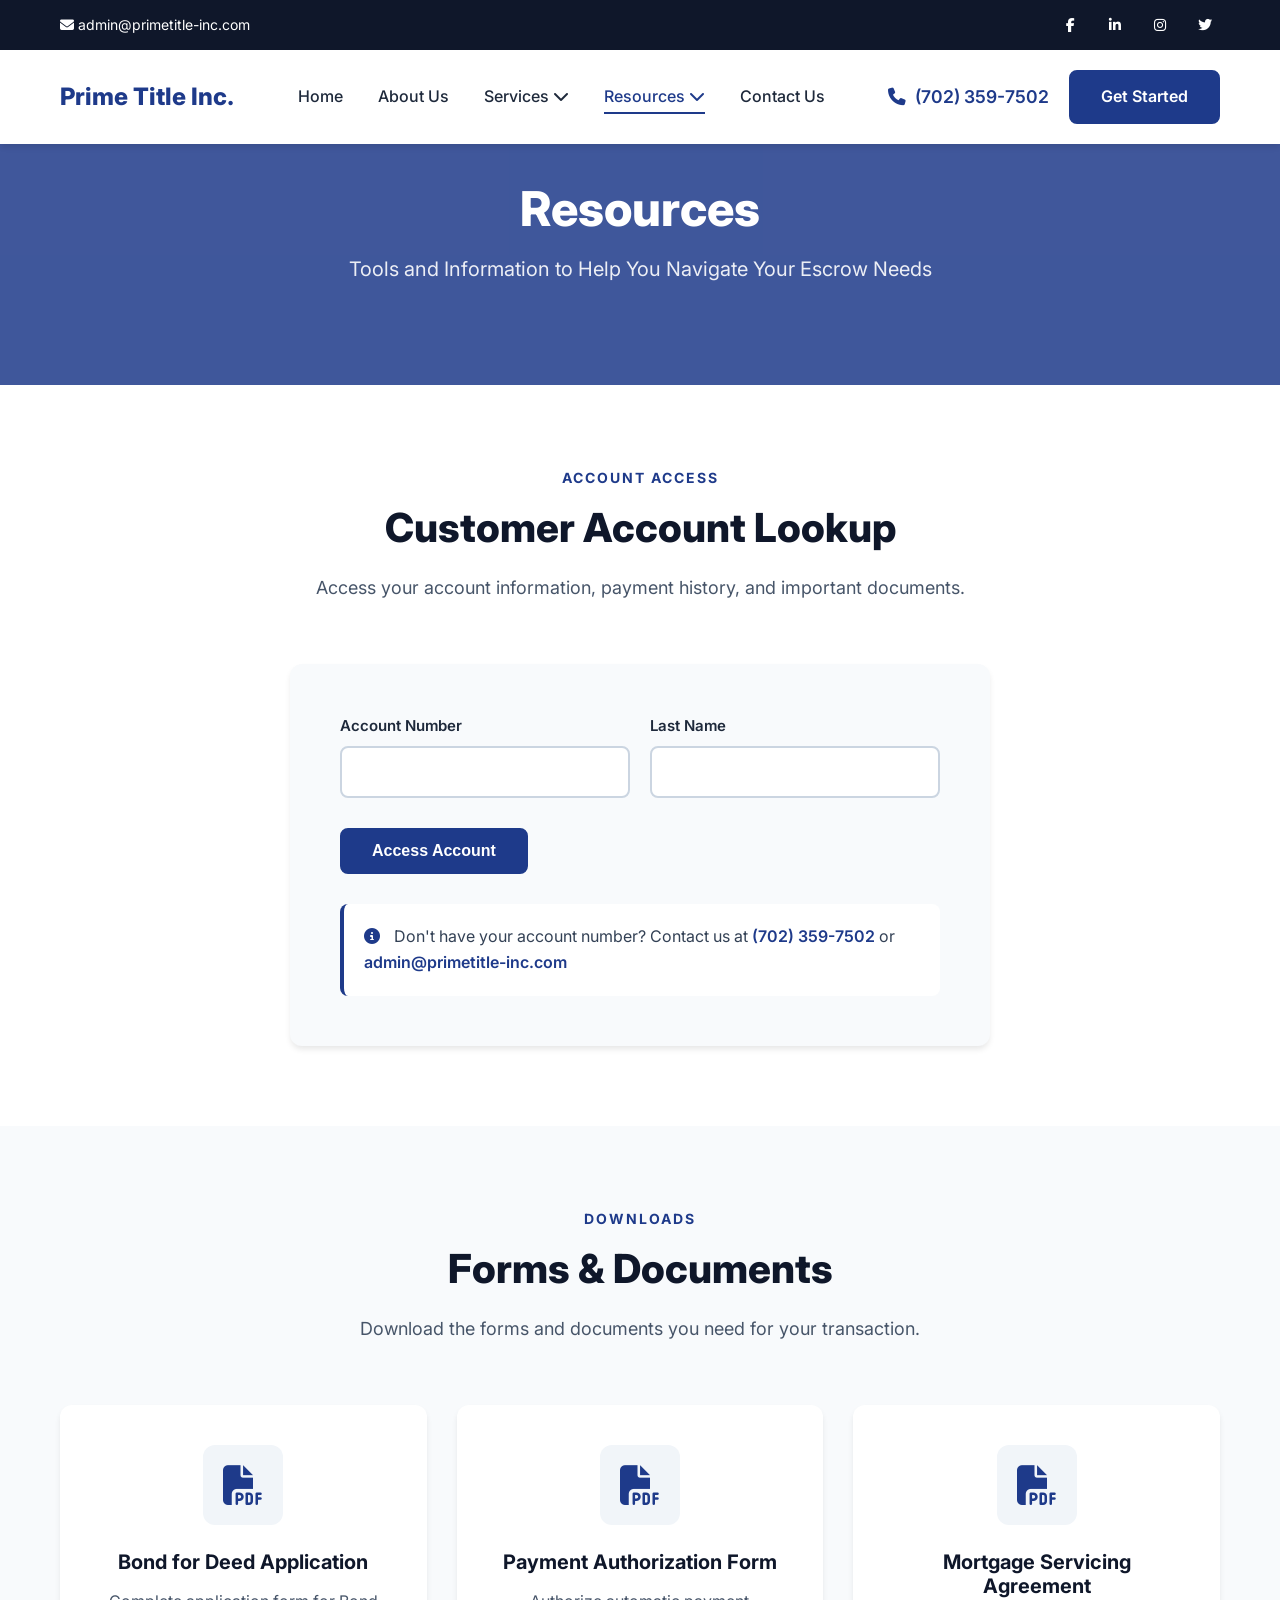
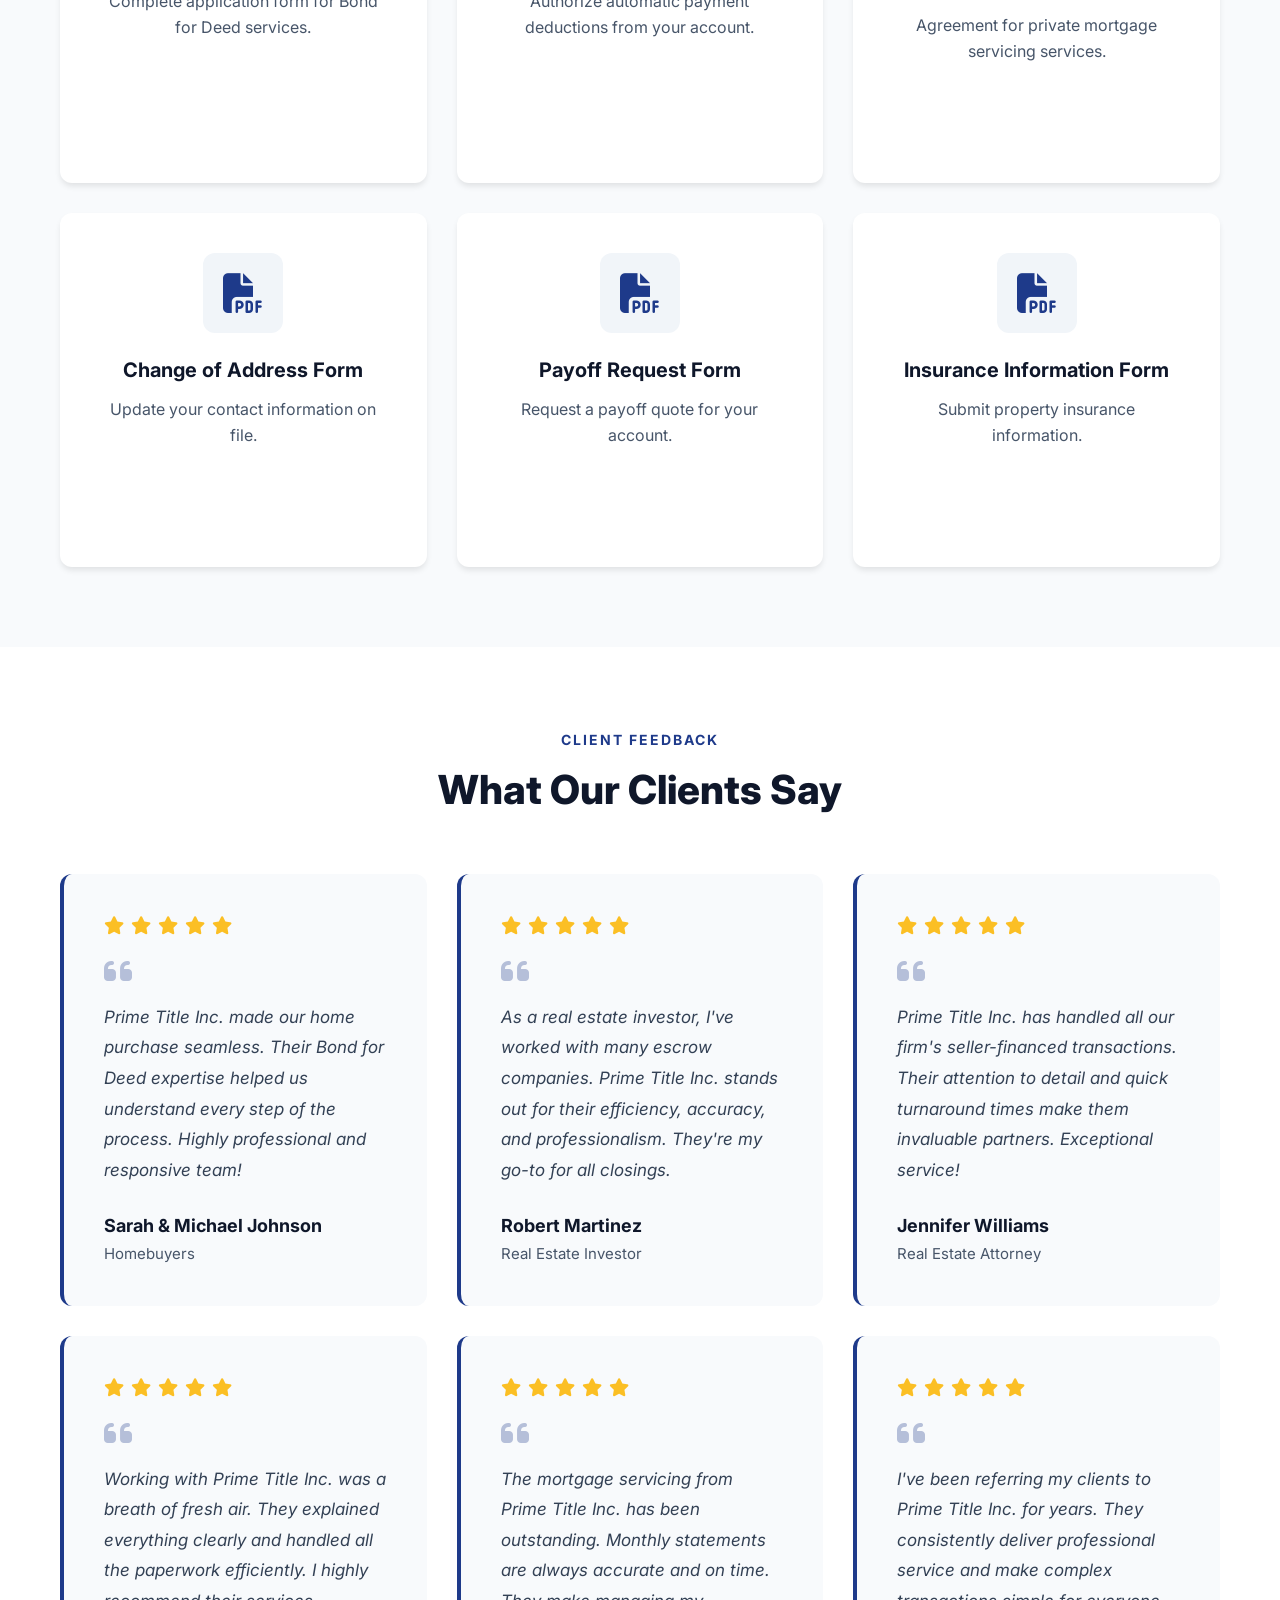
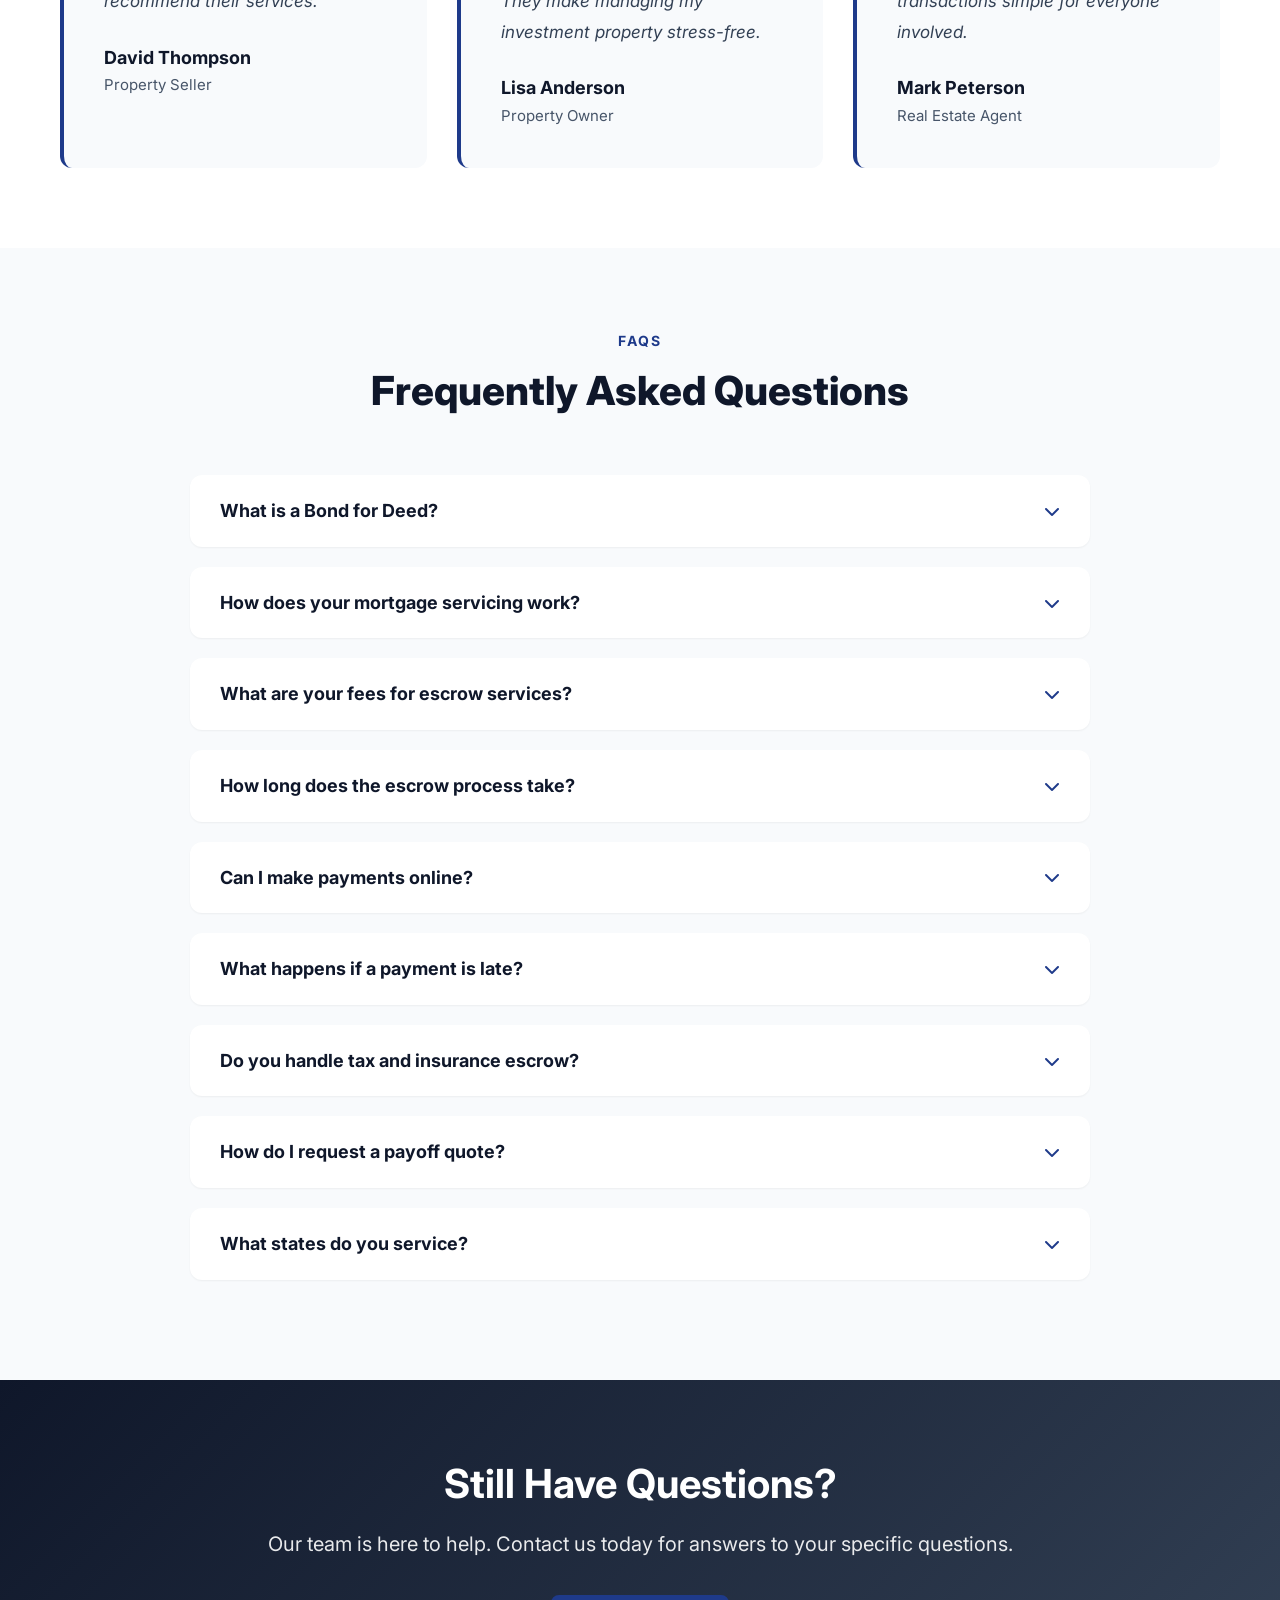
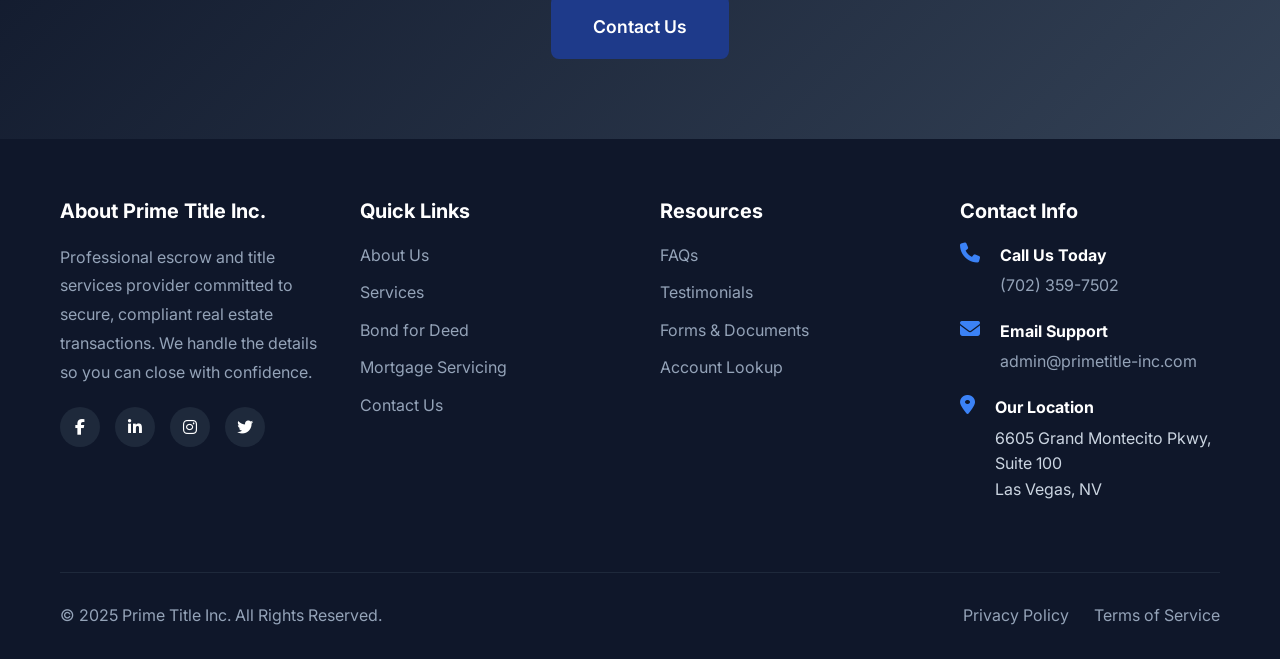
<file: resources.html>
<!DOCTYPE html>
<html lang="en">
<head>
    <meta charset="UTF-8">
    <meta name="viewport" content="width=device-width, initial-scale=1.0">
    <meta name="description" content="Access helpful resources including FAQs, testimonials, forms, and account lookup for Prime Title Inc.">
    <title>Resources - Prime Title Inc.</title>
    <link rel="stylesheet" href="css/styles.css">
    <link rel="stylesheet" href="css/pages.css">
    <link rel="stylesheet" href="https://cdnjs.cloudflare.com/ajax/libs/font-awesome/6.4.0/css/all.min.css">
    <link href="https://fonts.googleapis.com/css2?family=Inter:wght@300;400;500;600;700;800&display=swap" rel="stylesheet">
</head>
<body>
    <!-- Header & Navigation -->
    <header class="header">
        <div class="top-bar">
            <div class="container">
                <div class="top-bar-content">
                    <div class="contact-info">
                        <a href="mailto:admin@primetitle-inc.com"><i class="fas fa-envelope"></i> admin@primetitle-inc.com</a>
                    </div>
                    <div class="social-links">
                        <a href="#" aria-label="Facebook"><i class="fab fa-facebook-f"></i></a>
                        <a href="#" aria-label="LinkedIn"><i class="fab fa-linkedin-in"></i></a>
                        <a href="#" aria-label="Instagram"><i class="fab fa-instagram"></i></a>
                        <a href="#" aria-label="Twitter"><i class="fab fa-twitter"></i></a>
                    </div>
                </div>
            </div>
        </div>
        
        <nav class="navbar">
            <div class="container">
                <div class="nav-wrapper">
                    <div class="logo">
                        <a href="index.html">
                            <span class="logo-text">Prime Title Inc.</span>
                        </a>
                    </div>
                    
                    <div class="nav-menu" id="navMenu">
                        <ul class="nav-list">
                            <li><a href="index.html">Home</a></li>
                            <li><a href="about.html">About Us</a></li>
                    <li class="dropdown">
                                <a href="services.html">Services <i class="fas fa-chevron-down"></i></a>
                        <ul class="dropdown-menu">
                            <li><a href="services.html#bond-for-deed">Bond for Deed Contracts</a></li>
                            <li><a href="services.html#mortgage-servicing">Private Mortgage Servicing</a></li>
                            <li><a href="services.html#lease-purchase">Lease Purchase Agreements</a></li>
                            <li><a href="services.html#wrap-around">Wrap-Around Mortgages</a></li>
                                    <li><a href="services.html#installment">Installment Option Contracts</a></li>
                                </ul>
                            </li>
                            <li class="dropdown">
                                <a href="resources.html" class="active">Resources <i class="fas fa-chevron-down"></i></a>
                                <ul class="dropdown-menu">
                                    <li><a href="#account-lookup">Account Lookup</a></li>
                                    <li><a href="#forms">Forms & Documents</a></li>
                                    <li><a href="#testimonials">Testimonials</a></li>
                                    <li><a href="#faqs">FAQs</a></li>
                                </ul>
                            </li>
                            <li><a href="contact.html">Contact Us</a></li>
                        </ul>
                    </div>
                    
                    <div class="nav-cta">
                        <a href="tel:+17023597502" class="phone-number">
                            <i class="fas fa-phone"></i> (702) 359-7502
                        </a>
                        <a href="contact.html" class="btn btn-primary">Get Started</a>
                    </div>
                    
                    <button class="mobile-toggle" id="mobileToggle">
                        <span></span>
                        <span></span>
                        <span></span>
                    </button>
                </div>
            </div>
        </nav>
    </header>

    <!-- Page Header -->
    <section class="page-header" style="background-image: url('https://images.unsplash.com/photo-1450101499163-c8848c66ca85?w=1920&q=80'); background-size: cover; background-position: center;">
        <div class="container">
            <h1>Resources</h1>
            <p>Tools and Information to Help You Navigate Your Escrow Needs</p>
        </div>
    </section>

    <!-- Account Lookup -->
    <section class="section" id="account-lookup">
        <div class="container">
            <div class="section-header">
                <span class="section-subtitle">Account Access</span>
                <h2 class="section-title">Customer Account Lookup</h2>
                <p class="section-description">Access your account information, payment history, and important documents.</p>
            </div>
            
            <div class="account-lookup-form">
                <form class="lookup-form">
                    <div class="form-row">
                        <div class="form-group">
                            <label for="accountNumber">Account Number</label>
                            <input type="text" id="accountNumber" name="accountNumber" required>
                        </div>
                        <div class="form-group">
                            <label for="lastName">Last Name</label>
                            <input type="text" id="lastName" name="lastName" required>
                        </div>
                    </div>
                    <button type="submit" class="btn btn-primary">Access Account</button>
                </form>
                
                <div class="account-info">
                    <p><i class="fas fa-info-circle"></i> Don't have your account number? Contact us at <a href="tel:+17023597502">(702) 359-7502</a> or <a href="mailto:admin@primetitle-inc.com">admin@primetitle-inc.com</a></p>
                </div>
            </div>
        </div>
    </section>

    <!-- Forms & Documents -->
    <section class="section forms-section" id="forms">
        <div class="container">
            <div class="section-header">
                <span class="section-subtitle">Downloads</span>
                <h2 class="section-title">Forms & Documents</h2>
                <p class="section-description">Download the forms and documents you need for your transaction.</p>
            </div>
            
            <div class="forms-grid">
                <div class="form-card">
                    <div class="form-icon">
                        <i class="fas fa-file-pdf"></i>
                    </div>
                    <h3>Bond for Deed Application</h3>
                    <p>Complete application form for Bond for Deed services.</p>
                    <a href="#" class="btn btn-secondary">Download PDF</a>
                </div>

                <div class="form-card">
                    <div class="form-icon">
                        <i class="fas fa-file-pdf"></i>
                    </div>
                    <h3>Payment Authorization Form</h3>
                    <p>Authorize automatic payment deductions from your account.</p>
                    <a href="#" class="btn btn-secondary">Download PDF</a>
                </div>

                <div class="form-card">
                    <div class="form-icon">
                        <i class="fas fa-file-pdf"></i>
                    </div>
                    <h3>Mortgage Servicing Agreement</h3>
                    <p>Agreement for private mortgage servicing services.</p>
                    <a href="#" class="btn btn-secondary">Download PDF</a>
                </div>

                <div class="form-card">
                    <div class="form-icon">
                        <i class="fas fa-file-pdf"></i>
                    </div>
                    <h3>Change of Address Form</h3>
                    <p>Update your contact information on file.</p>
                    <a href="#" class="btn btn-secondary">Download PDF</a>
                </div>

                <div class="form-card">
                    <div class="form-icon">
                        <i class="fas fa-file-pdf"></i>
                    </div>
                    <h3>Payoff Request Form</h3>
                    <p>Request a payoff quote for your account.</p>
                    <a href="#" class="btn btn-secondary">Download PDF</a>
                </div>

                <div class="form-card">
                    <div class="form-icon">
                        <i class="fas fa-file-pdf"></i>
                    </div>
                    <h3>Insurance Information Form</h3>
                    <p>Submit property insurance information.</p>
                    <a href="#" class="btn btn-secondary">Download PDF</a>
                </div>
            </div>
        </div>
    </section>

    <!-- Testimonials -->
    <section class="section testimonials-full" id="testimonials">
        <div class="container">
            <div class="section-header">
                <span class="section-subtitle">Client Feedback</span>
                <h2 class="section-title">What Our Clients Say</h2>
            </div>
            
            <div class="testimonials-grid">
                <div class="testimonial-card">
                    <div class="testimonial-rating">
                        <i class="fas fa-star"></i>
                        <i class="fas fa-star"></i>
                        <i class="fas fa-star"></i>
                        <i class="fas fa-star"></i>
                        <i class="fas fa-star"></i>
                    </div>
                    <div class="testimonial-content">
                        <i class="fas fa-quote-left quote-icon"></i>
                        <p>Prime Title Inc. made our home purchase seamless. Their Bond for Deed expertise helped us understand every step of the process. Highly professional and responsive team!</p>
                    </div>
                    <div class="testimonial-author">
                        <div class="author-info">
                            <h4>Sarah & Michael Johnson</h4>
                            <p>Homebuyers</p>
                        </div>
                    </div>
                </div>

                <div class="testimonial-card">
                    <div class="testimonial-rating">
                        <i class="fas fa-star"></i>
                        <i class="fas fa-star"></i>
                        <i class="fas fa-star"></i>
                        <i class="fas fa-star"></i>
                        <i class="fas fa-star"></i>
                    </div>
                    <div class="testimonial-content">
                        <i class="fas fa-quote-left quote-icon"></i>
                        <p>As a real estate investor, I've worked with many escrow companies. Prime Title Inc. stands out for their efficiency, accuracy, and professionalism. They're my go-to for all closings.</p>
                    </div>
                    <div class="testimonial-author">
                        <div class="author-info">
                            <h4>Robert Martinez</h4>
                            <p>Real Estate Investor</p>
                        </div>
                    </div>
                </div>

                <div class="testimonial-card">
                    <div class="testimonial-rating">
                        <i class="fas fa-star"></i>
                        <i class="fas fa-star"></i>
                        <i class="fas fa-star"></i>
                        <i class="fas fa-star"></i>
                        <i class="fas fa-star"></i>
                    </div>
                    <div class="testimonial-content">
                        <i class="fas fa-quote-left quote-icon"></i>
                        <p>Prime Title Inc. has handled all our firm's seller-financed transactions. Their attention to detail and quick turnaround times make them invaluable partners. Exceptional service!</p>
                    </div>
                    <div class="testimonial-author">
                        <div class="author-info">
                            <h4>Jennifer Williams</h4>
                            <p>Real Estate Attorney</p>
                        </div>
                    </div>
                </div>

                <div class="testimonial-card">
                    <div class="testimonial-rating">
                        <i class="fas fa-star"></i>
                        <i class="fas fa-star"></i>
                        <i class="fas fa-star"></i>
                        <i class="fas fa-star"></i>
                        <i class="fas fa-star"></i>
                    </div>
                    <div class="testimonial-content">
                        <i class="fas fa-quote-left quote-icon"></i>
                        <p>Working with Prime Title Inc. was a breath of fresh air. They explained everything clearly and handled all the paperwork efficiently. I highly recommend their services.</p>
                    </div>
                    <div class="testimonial-author">
                        <div class="author-info">
                            <h4>David Thompson</h4>
                            <p>Property Seller</p>
                        </div>
                    </div>
                </div>

                <div class="testimonial-card">
                    <div class="testimonial-rating">
                        <i class="fas fa-star"></i>
                        <i class="fas fa-star"></i>
                        <i class="fas fa-star"></i>
                        <i class="fas fa-star"></i>
                        <i class="fas fa-star"></i>
                    </div>
                    <div class="testimonial-content">
                        <i class="fas fa-quote-left quote-icon"></i>
                        <p>The mortgage servicing from Prime Title Inc. has been outstanding. Monthly statements are always accurate and on time. They make managing my investment property stress-free.</p>
                    </div>
                    <div class="testimonial-author">
                        <div class="author-info">
                            <h4>Lisa Anderson</h4>
                            <p>Property Owner</p>
                        </div>
                    </div>
                </div>

                <div class="testimonial-card">
                    <div class="testimonial-rating">
                        <i class="fas fa-star"></i>
                        <i class="fas fa-star"></i>
                        <i class="fas fa-star"></i>
                        <i class="fas fa-star"></i>
                        <i class="fas fa-star"></i>
                    </div>
                    <div class="testimonial-content">
                        <i class="fas fa-quote-left quote-icon"></i>
                        <p>I've been referring my clients to Prime Title Inc. for years. They consistently deliver professional service and make complex transactions simple for everyone involved.</p>
                    </div>
                    <div class="testimonial-author">
                        <div class="author-info">
                            <h4>Mark Peterson</h4>
                            <p>Real Estate Agent</p>
                        </div>
                    </div>
                </div>
            </div>
        </div>
    </section>

    <!-- FAQs -->
    <section class="section faqs-section" id="faqs">
        <div class="container">
            <div class="section-header">
                <span class="section-subtitle">FAQs</span>
                <h2 class="section-title">Frequently Asked Questions</h2>
            </div>
            
            <div class="faqs-wrapper">
                <div class="faq-item">
                    <div class="faq-question">
                        <h3>What is a Bond for Deed?</h3>
                        <i class="fas fa-chevron-down"></i>
                    </div>
                    <div class="faq-answer">
                        <p>A Bond for Deed (also called a Contract for Deed or Land Contract) is a type of seller financing where the buyer makes payments directly to the seller over time. The seller retains legal title to the property until the buyer completes all payments, at which point the deed is transferred to the buyer.</p>
                    </div>
                </div>

                <div class="faq-item">
                    <div class="faq-question">
                        <h3>How does your mortgage servicing work?</h3>
                        <i class="fas fa-chevron-down"></i>
                    </div>
                    <div class="faq-answer">
                        <p>We collect monthly payments from borrowers, allocate funds between principal and interest, manage escrow accounts for taxes and insurance, provide monthly statements, handle annual tax reporting, and coordinate payoff requests. We serve as a neutral third party to ensure all parties are protected.</p>
                    </div>
                </div>

                <div class="faq-item">
                    <div class="faq-question">
                        <h3>What are your fees for escrow services?</h3>
                        <i class="fas fa-chevron-down"></i>
                    </div>
                    <div class="faq-answer">
                        <p>Our fees vary depending on the type of service and complexity of the transaction. We offer competitive, transparent pricing with no hidden costs. Contact us for a detailed quote based on your specific needs.</p>
                    </div>
                </div>

                <div class="faq-item">
                    <div class="faq-question">
                        <h3>How long does the escrow process take?</h3>
                        <i class="fas fa-chevron-down"></i>
                    </div>
                    <div class="faq-answer">
                        <p>The timeline varies depending on the type of transaction and how quickly we receive all necessary documentation. Typically, we can complete setup within 5-10 business days once we have all required information and documents.</p>
                    </div>
                </div>

                <div class="faq-item">
                    <div class="faq-question">
                        <h3>Can I make payments online?</h3>
                        <i class="fas fa-chevron-down"></i>
                    </div>
                    <div class="faq-answer">
                        <p>Yes! We offer multiple payment options including online payments, automatic ACH withdrawals, check payments, and wire transfers. You can set up automatic payments for convenience and peace of mind.</p>
                    </div>
                </div>

                <div class="faq-item">
                    <div class="faq-question">
                        <h3>What happens if a payment is late?</h3>
                        <i class="fas fa-chevron-down"></i>
                    </div>
                    <div class="faq-answer">
                        <p>We follow the terms outlined in your contract. Typically, there is a grace period, after which late fees may apply. We'll communicate with both parties and work to resolve any payment issues promptly and professionally.</p>
                    </div>
                </div>

                <div class="faq-item">
                    <div class="faq-question">
                        <h3>Do you handle tax and insurance escrow?</h3>
                        <i class="fas fa-chevron-down"></i>
            </div>
                    <div class="faq-answer">
                        <p>Yes, we can manage escrow accounts for property taxes and insurance. We collect these funds as part of your monthly payment, monitor due dates, and ensure timely payment to the appropriate entities.</p>
        </div>
                </div>

                <div class="faq-item">
                    <div class="faq-question">
                        <h3>How do I request a payoff quote?</h3>
                        <i class="fas fa-chevron-down"></i>
                    </div>
                    <div class="faq-answer">
                        <p>You can request a payoff quote by contacting us via phone, email, or through your online account portal. We'll provide a detailed payoff statement showing the exact amount needed to satisfy the obligation, including the expiration date of the quote.</p>
                    </div>
                </div>

                <div class="faq-item">
                    <div class="faq-question">
                        <h3>What states do you service?</h3>
                        <i class="fas fa-chevron-down"></i>
                    </div>
                    <div class="faq-answer">
                        <p>We primarily serve clients nationwide for most of our escrow services. However, some services may be limited based on state-specific regulations. Contact us to discuss your specific location and needs.</p>
                    </div>
                </div>
            </div>
        </div>
    </section>

    <!-- CTA Section -->
    <section class="section cta-section">
        <div class="container">
            <div class="cta-content">
                <h2>Still Have Questions?</h2>
                <p>Our team is here to help. Contact us today for answers to your specific questions.</p>
                <a href="contact.html" class="btn btn-primary btn-lg">Contact Us</a>
            </div>
        </div>
    </section>

    <!-- Footer -->
    <footer class="footer">
        <div class="container">
            <div class="footer-content">
                <div class="footer-column">
                    <h3>About Prime Title Inc.</h3>
                    <p>Professional escrow and title services provider committed to secure, compliant real estate transactions. We handle the details so you can close with confidence.</p>
                    <div class="footer-social">
                        <a href="#" aria-label="Facebook"><i class="fab fa-facebook-f"></i></a>
                        <a href="#" aria-label="LinkedIn"><i class="fab fa-linkedin-in"></i></a>
                        <a href="#" aria-label="Instagram"><i class="fab fa-instagram"></i></a>
                        <a href="#" aria-label="Twitter"><i class="fab fa-twitter"></i></a>
                    </div>
                </div>

                <div class="footer-column">
                    <h3>Quick Links</h3>
                    <ul class="footer-links">
                        <li><a href="about.html">About Us</a></li>
                        <li><a href="services.html">Services</a></li>
                        <li><a href="services.html#bond-for-deed">Bond for Deed</a></li>
                        <li><a href="services.html#mortgage-servicing">Mortgage Servicing</a></li>
                        <li><a href="contact.html">Contact Us</a></li>
                    </ul>
                </div>

                <div class="footer-column">
                    <h3>Resources</h3>
                    <ul class="footer-links">
                        <li><a href="#faqs">FAQs</a></li>
                        <li><a href="#testimonials">Testimonials</a></li>
                        <li><a href="#forms">Forms & Documents</a></li>
                        <li><a href="#account-lookup">Account Lookup</a></li>
                    </ul>
                </div>

                <div class="footer-column">
                    <h3>Contact Info</h3>
                    <ul class="footer-contact">
                        <li>
                            <i class="fas fa-phone"></i>
                            <div>
                                <strong>Call Us Today</strong>
                                <a href="tel:+17023597502">(702) 359-7502</a>
                            </div>
                        </li>
                        <li>
                            <i class="fas fa-envelope"></i>
                            <div>
                                <strong>Email Support</strong>
                                <a href="mailto:admin@primetitle-inc.com">admin@primetitle-inc.com</a>
                            </div>
                        </li>
                        <li>
                            <i class="fas fa-map-marker-alt"></i>
                            <div>
                                <strong>Our Location</strong>
                                <span>6605 Grand Montecito Pkwy, Suite 100<br>Las Vegas, NV</span>
                            </div>
                        </li>
                    </ul>
                </div>
            </div>

            <div class="footer-bottom">
                <p>&copy; 2025 Prime Title Inc. All Rights Reserved.</p>
                <div class="footer-bottom-links">
                    <a href="#">Privacy Policy</a>
                    <a href="#">Terms of Service</a>
                </div>
            </div>
        </div>
    </footer>

    <script src="js/script.js"></script>
    <script src="js/resources.js"></script>
</body>
</html>
</file>
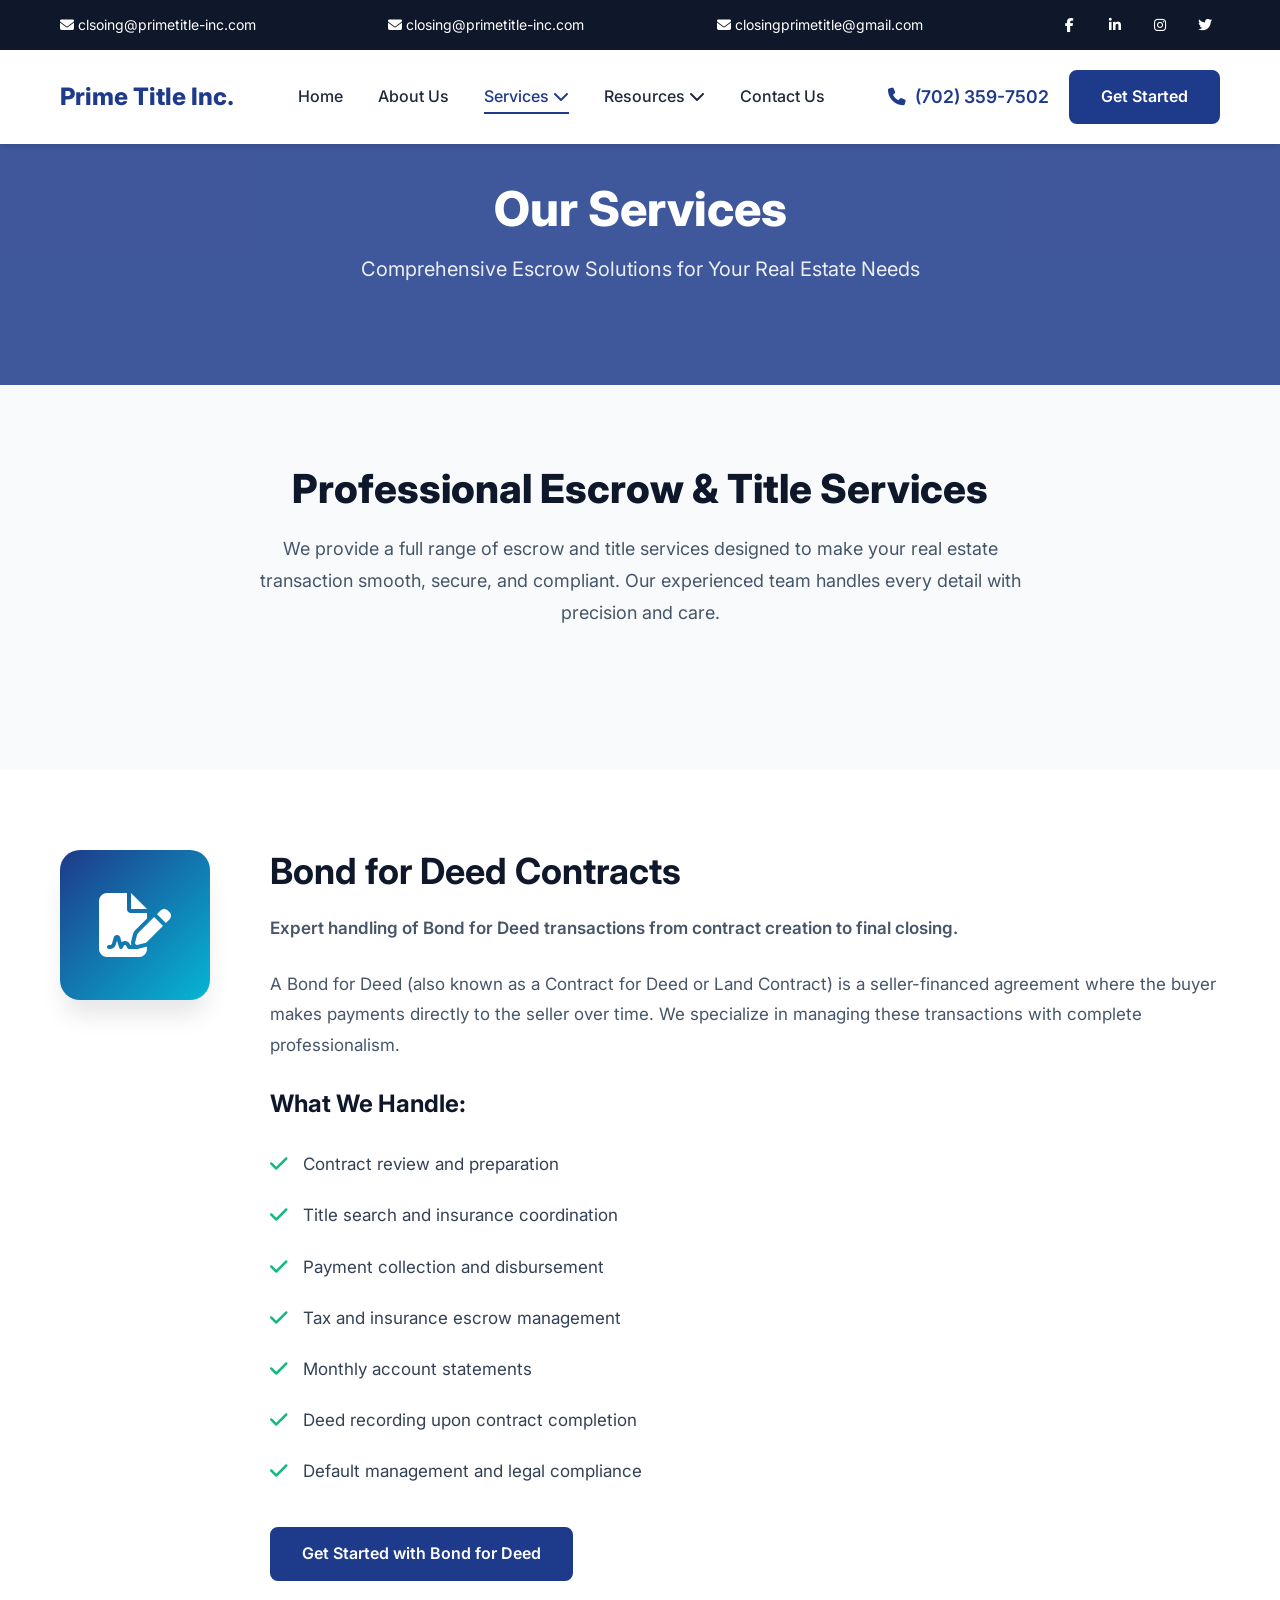
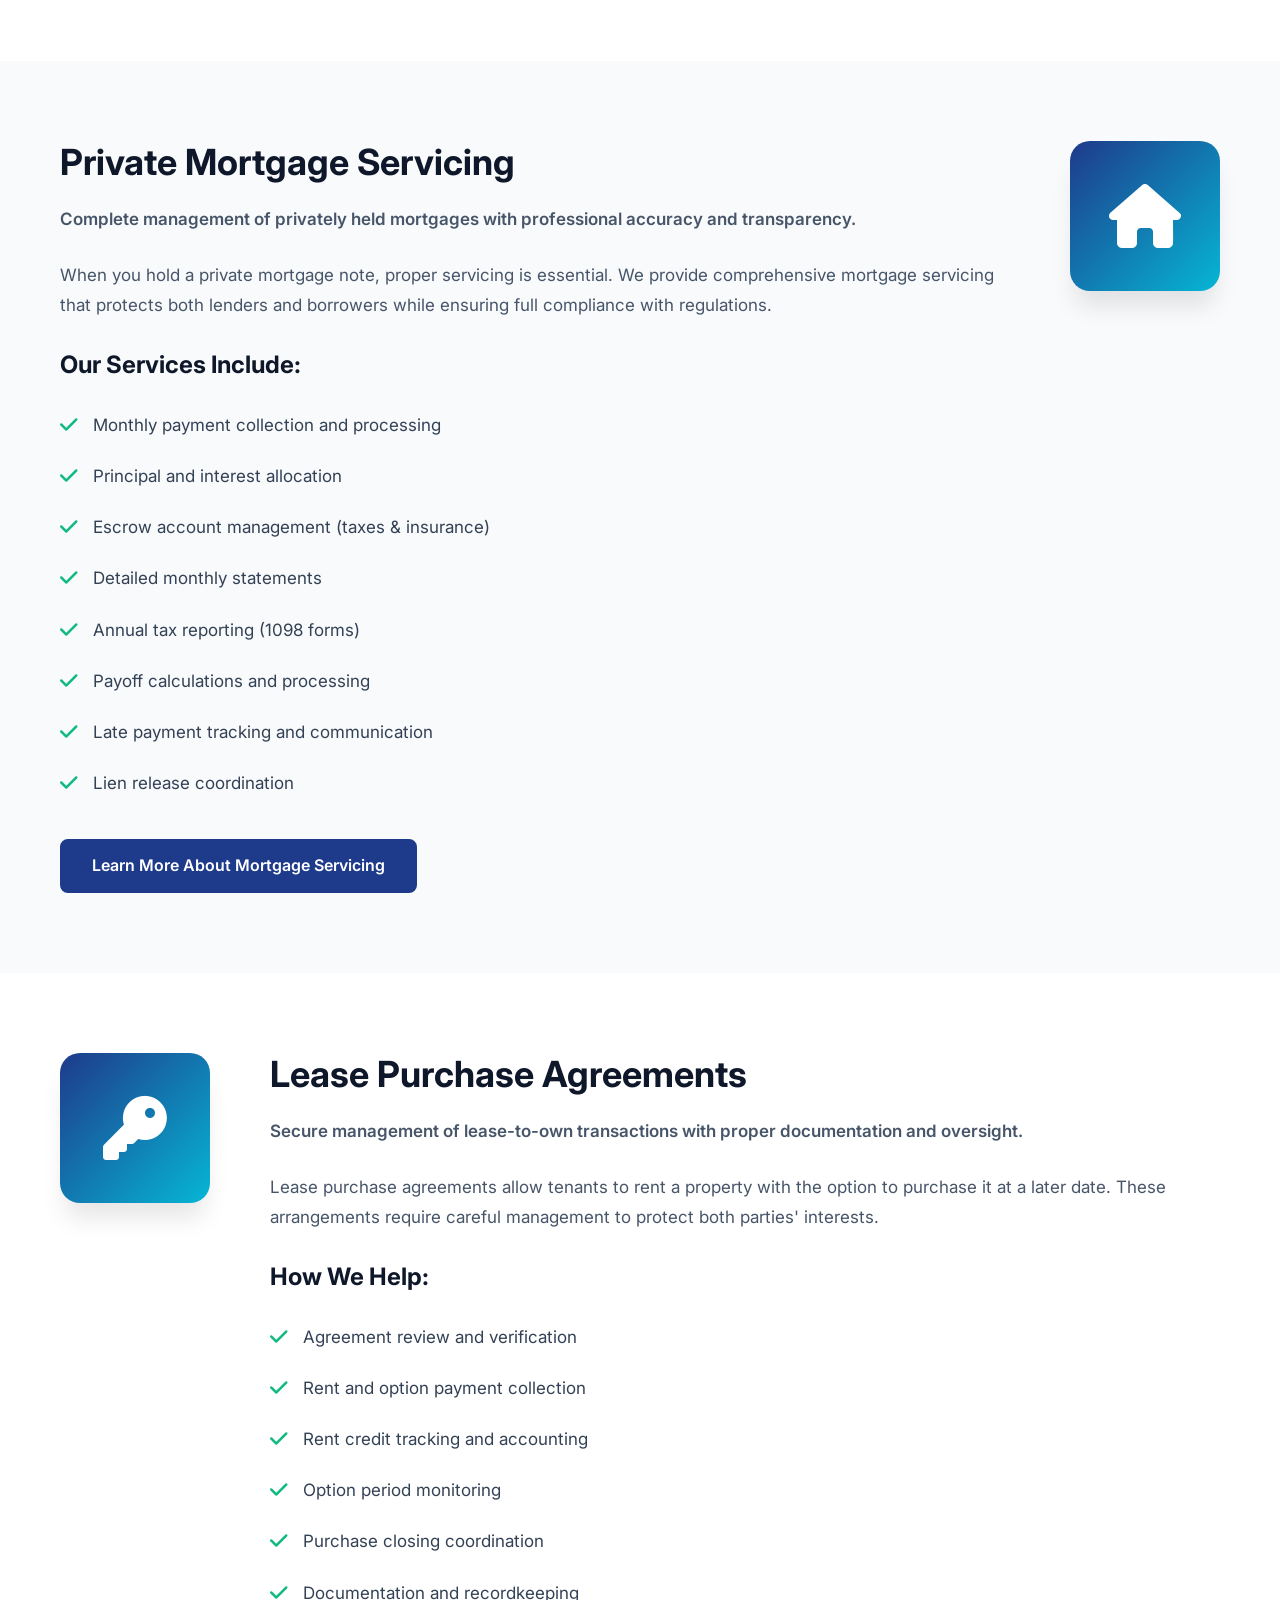
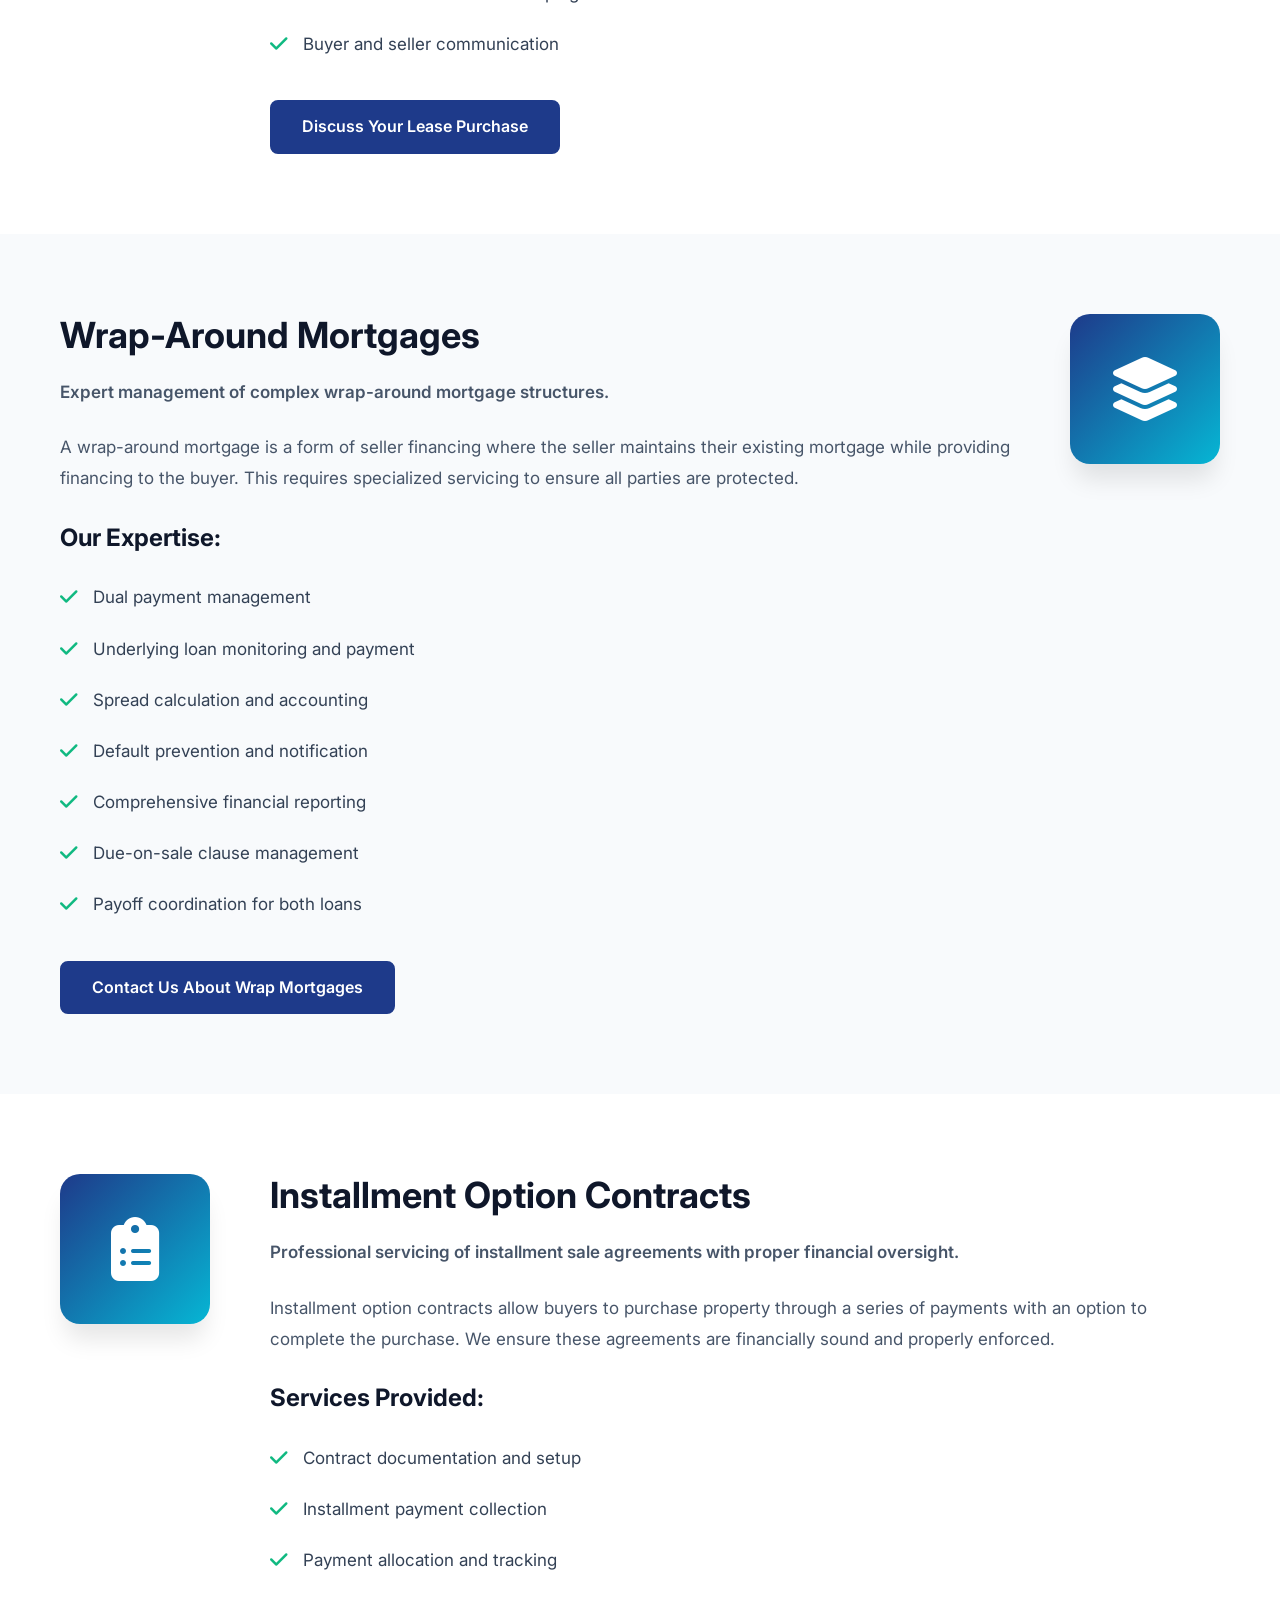
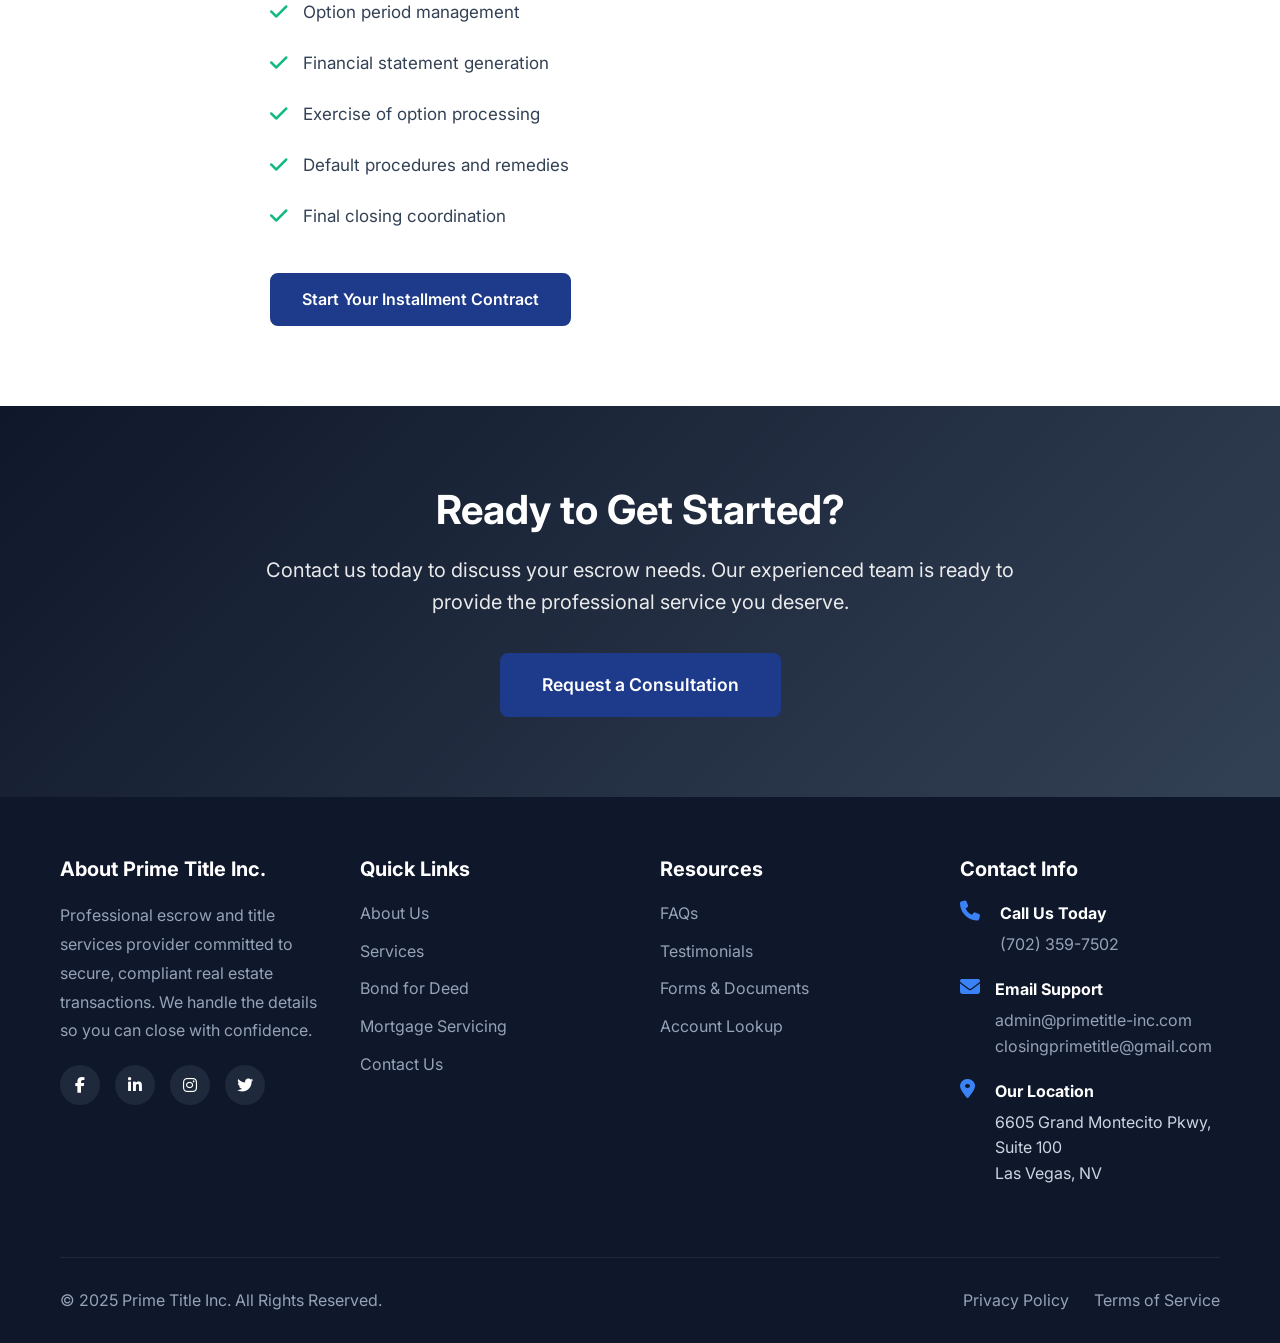
<file: services.html>
<!DOCTYPE html>
<html lang="en">
<head>
    <meta charset="UTF-8">
    <meta name="viewport" content="width=device-width, initial-scale=1.0">
    <meta name="description" content="Prime Title Inc. offers comprehensive escrow services including Bond for Deed, private mortgage servicing, and more.">
    <title>Our Services - Prime Title Inc.</title>
    <link rel="stylesheet" href="css/styles.css">
    <link rel="stylesheet" href="css/pages.css">
    <link rel="stylesheet" href="https://cdnjs.cloudflare.com/ajax/libs/font-awesome/6.4.0/css/all.min.css">
    <link href="https://fonts.googleapis.com/css2?family=Inter:wght@300;400;500;600;700;800&display=swap" rel="stylesheet">
</head>
<body>
    <!-- Header & Navigation -->
    <header class="header">
        <div class="top-bar">
            <div class="container">
                <div class="top-bar-content">
                    <div class="contact-info">
                        <a href="mailto:closing@primetitle-inc.com"><i class="fas fa-envelope"></i> clsoing@primetitle-inc.com</a>
                    </div>
                    <div class="contact-info">
                        <a href="mailto:closing@primetitle-inc.com"><i class="fas fa-envelope"></i> closing@primetitle-inc.com</a>
                    </div>
                     <div class="contact-info">
                        <a href="mailto:closingprimetitle@gmail.com"><i class="fas fa-envelope"></i> closingprimetitle@gmail.com</a>
                    </div>
                    <div class="social-links">
                        <a href="#" aria-label="Facebook"><i class="fab fa-facebook-f"></i></a>
                        <a href="#" aria-label="LinkedIn"><i class="fab fa-linkedin-in"></i></a>
                        <a href="#" aria-label="Instagram"><i class="fab fa-instagram"></i></a>
                        <a href="#" aria-label="Twitter"><i class="fab fa-twitter"></i></a>
                    </div>
                </div>
            </div>
        </div>
        
        <nav class="navbar">
            <div class="container">
                <div class="nav-wrapper">
                    <div class="logo">
                        <a href="index.html">
                            <span class="logo-text">Prime Title Inc.</span>
                        </a>
                    </div>
                    
                    <div class="nav-menu" id="navMenu">
                        <ul class="nav-list">
                            <li><a href="index.html">Home</a></li>
                            <li><a href="about.html">About Us</a></li>
                            <li class="dropdown">
                                <a href="services.html" class="active">Services <i class="fas fa-chevron-down"></i></a>
                                <ul class="dropdown-menu">
                                    <li><a href="#bond-for-deed">Bond for Deed Contracts</a></li>
                                    <li><a href="#mortgage-servicing">Private Mortgage Servicing</a></li>
                                    <li><a href="#lease-purchase">Lease Purchase Agreements</a></li>
                                    <li><a href="#wrap-around">Wrap-Around Mortgages</a></li>
                                    <li><a href="#installment">Installment Option Contracts</a></li>
                                </ul>
                            </li>
                            <li class="dropdown">
                                <a href="resources.html">Resources <i class="fas fa-chevron-down"></i></a>
                                <ul class="dropdown-menu">
                                    <li><a href="resources.html#account-lookup">Account Lookup</a></li>
                                    <li><a href="resources.html#forms">Forms & Documents</a></li>
                                    <li><a href="resources.html#testimonials">Testimonials</a></li>
                                    <li><a href="resources.html#faqs">FAQs</a></li>
                                </ul>
                            </li>
                            <li><a href="contact.html">Contact Us</a></li>
                        </ul>
                    </div>
                    
                    <div class="nav-cta">
                        <a href="tel:+17023597502" class="phone-number">
                            <i class="fas fa-phone"></i> (702) 359-7502
                        </a>
                        <a href="contact.html" class="btn btn-primary">Get Started</a>
                    </div>
                    
                    <button class="mobile-toggle" id="mobileToggle">
                        <span></span>
                        <span></span>
                        <span></span>
                    </button>
                </div>
            </div>
        </nav>
    </header>

    <!-- Page Header -->
    <section class="page-header" style="background-image: url('https://images.unsplash.com/photo-1454165804606-c3d57bc86b40?w=1920&q=80'); background-size: cover; background-position: center;">
        <div class="container">
            <h1>Our Services</h1>
            <p>Comprehensive Escrow Solutions for Your Real Estate Needs</p>
        </div>
    </section>

    <!-- Services Overview -->
    <section class="section services-intro">
        <div class="container">
            <div class="section-header">
                <h2 class="section-title">Professional Escrow & Title Services</h2>
                <p class="section-description">We provide a full range of escrow and title services designed to make your real estate transaction smooth, secure, and compliant. Our experienced team handles every detail with precision and care.</p>
            </div>
        </div>
    </section>

    <!-- Bond for Deed -->
    <section class="section service-detail" id="bond-for-deed">
        <div class="container">
            <div class="service-detail-grid">
                <div class="service-detail-icon">
                    <i class="fas fa-file-signature"></i>
                </div>
                <div class="service-detail-content">
                    <h2>Bond for Deed Contracts</h2>
                    <p class="service-lead">Expert handling of Bond for Deed transactions from contract creation to final closing.</p>
                    <p>A Bond for Deed (also known as a Contract for Deed or Land Contract) is a seller-financed agreement where the buyer makes payments directly to the seller over time. We specialize in managing these transactions with complete professionalism.</p>
                    
                    <h3>What We Handle:</h3>
                    <ul class="service-list">
                        <li><i class="fas fa-check"></i> Contract review and preparation</li>
                        <li><i class="fas fa-check"></i> Title search and insurance coordination</li>
                        <li><i class="fas fa-check"></i> Payment collection and disbursement</li>
                        <li><i class="fas fa-check"></i> Tax and insurance escrow management</li>
                        <li><i class="fas fa-check"></i> Monthly account statements</li>
                        <li><i class="fas fa-check"></i> Deed recording upon contract completion</li>
                        <li><i class="fas fa-check"></i> Default management and legal compliance</li>
                    </ul>
                    
                    <a href="contact.html" class="btn btn-primary">Get Started with Bond for Deed</a>
                </div>
            </div>
        </div>
    </section>

    <!-- Private Mortgage Servicing -->
    <section class="section service-detail alt" id="mortgage-servicing">
        <div class="container">
            <div class="service-detail-grid">
                <div class="service-detail-content">
                    <h2>Private Mortgage Servicing</h2>
                    <p class="service-lead">Complete management of privately held mortgages with professional accuracy and transparency.</p>
                    <p>When you hold a private mortgage note, proper servicing is essential. We provide comprehensive mortgage servicing that protects both lenders and borrowers while ensuring full compliance with regulations.</p>
                    
                    <h3>Our Services Include:</h3>
                    <ul class="service-list">
                        <li><i class="fas fa-check"></i> Monthly payment collection and processing</li>
                        <li><i class="fas fa-check"></i> Principal and interest allocation</li>
                        <li><i class="fas fa-check"></i> Escrow account management (taxes & insurance)</li>
                        <li><i class="fas fa-check"></i> Detailed monthly statements</li>
                        <li><i class="fas fa-check"></i> Annual tax reporting (1098 forms)</li>
                        <li><i class="fas fa-check"></i> Payoff calculations and processing</li>
                        <li><i class="fas fa-check"></i> Late payment tracking and communication</li>
                        <li><i class="fas fa-check"></i> Lien release coordination</li>
                    </ul>
                    
                    <a href="contact.html" class="btn btn-primary">Learn More About Mortgage Servicing</a>
                </div>
                <div class="service-detail-icon">
                    <i class="fas fa-home"></i>
                </div>
            </div>
        </div>
    </section>

    <!-- Lease Purchase Agreements -->
    <section class="section service-detail" id="lease-purchase">
        <div class="container">
            <div class="service-detail-grid">
                <div class="service-detail-icon">
                    <i class="fas fa-key"></i>
                </div>
                <div class="service-detail-content">
                    <h2>Lease Purchase Agreements</h2>
                    <p class="service-lead">Secure management of lease-to-own transactions with proper documentation and oversight.</p>
                    <p>Lease purchase agreements allow tenants to rent a property with the option to purchase it at a later date. These arrangements require careful management to protect both parties' interests.</p>
                    
                    <h3>How We Help:</h3>
                    <ul class="service-list">
                        <li><i class="fas fa-check"></i> Agreement review and verification</li>
                        <li><i class="fas fa-check"></i> Rent and option payment collection</li>
                        <li><i class="fas fa-check"></i> Rent credit tracking and accounting</li>
                        <li><i class="fas fa-check"></i> Option period monitoring</li>
                        <li><i class="fas fa-check"></i> Purchase closing coordination</li>
                        <li><i class="fas fa-check"></i> Documentation and recordkeeping</li>
                        <li><i class="fas fa-check"></i> Buyer and seller communication</li>
                    </ul>
                    
                    <a href="contact.html" class="btn btn-primary">Discuss Your Lease Purchase</a>
                </div>
            </div>
        </div>
    </section>

    <!-- Wrap-Around Mortgages -->
    <section class="section service-detail alt" id="wrap-around">
        <div class="container">
            <div class="service-detail-grid">
                <div class="service-detail-content">
                    <h2>Wrap-Around Mortgages</h2>
                    <p class="service-lead">Expert management of complex wrap-around mortgage structures.</p>
                    <p>A wrap-around mortgage is a form of seller financing where the seller maintains their existing mortgage while providing financing to the buyer. This requires specialized servicing to ensure all parties are protected.</p>
                    
                    <h3>Our Expertise:</h3>
                    <ul class="service-list">
                        <li><i class="fas fa-check"></i> Dual payment management</li>
                        <li><i class="fas fa-check"></i> Underlying loan monitoring and payment</li>
                        <li><i class="fas fa-check"></i> Spread calculation and accounting</li>
                        <li><i class="fas fa-check"></i> Default prevention and notification</li>
                        <li><i class="fas fa-check"></i> Comprehensive financial reporting</li>
                        <li><i class="fas fa-check"></i> Due-on-sale clause management</li>
                        <li><i class="fas fa-check"></i> Payoff coordination for both loans</li>
                    </ul>
                    
                    <a href="contact.html" class="btn btn-primary">Contact Us About Wrap Mortgages</a>
                </div>
                <div class="service-detail-icon">
                    <i class="fas fa-layer-group"></i>
                </div>
            </div>
        </div>
    </section>

    <!-- Installment Option Contracts -->
    <section class="section service-detail" id="installment">
        <div class="container">
            <div class="service-detail-grid">
                <div class="service-detail-icon">
                    <i class="fas fa-clipboard-list"></i>
                </div>
                <div class="service-detail-content">
                    <h2>Installment Option Contracts</h2>
                    <p class="service-lead">Professional servicing of installment sale agreements with proper financial oversight.</p>
                    <p>Installment option contracts allow buyers to purchase property through a series of payments with an option to complete the purchase. We ensure these agreements are financially sound and properly enforced.</p>
                    
                    <h3>Services Provided:</h3>
                    <ul class="service-list">
                        <li><i class="fas fa-check"></i> Contract documentation and setup</li>
                        <li><i class="fas fa-check"></i> Installment payment collection</li>
                        <li><i class="fas fa-check"></i> Payment allocation and tracking</li>
                        <li><i class="fas fa-check"></i> Option period management</li>
                        <li><i class="fas fa-check"></i> Financial statement generation</li>
                        <li><i class="fas fa-check"></i> Exercise of option processing</li>
                        <li><i class="fas fa-check"></i> Default procedures and remedies</li>
                        <li><i class="fas fa-check"></i> Final closing coordination</li>
                    </ul>
                    
                    <a href="contact.html" class="btn btn-primary">Start Your Installment Contract</a>
                </div>
            </div>
        </div>
    </section>

    <!-- CTA Section -->
    <section class="section cta-section">
        <div class="container">
            <div class="cta-content">
                <h2>Ready to Get Started?</h2>
                <p>Contact us today to discuss your escrow needs. Our experienced team is ready to provide the professional service you deserve.</p>
                <a href="contact.html" class="btn btn-primary btn-lg">Request a Consultation</a>
            </div>
        </div>
    </section>

    <!-- Footer -->
    <footer class="footer">
        <div class="container">
            <div class="footer-content">
                <div class="footer-column">
                    <h3>About Prime Title Inc.</h3>
                    <p>Professional escrow and title services provider committed to secure, compliant real estate transactions. We handle the details so you can close with confidence.</p>
                    <div class="footer-social">
                        <a href="#" aria-label="Facebook"><i class="fab fa-facebook-f"></i></a>
                        <a href="#" aria-label="LinkedIn"><i class="fab fa-linkedin-in"></i></a>
                        <a href="#" aria-label="Instagram"><i class="fab fa-instagram"></i></a>
                        <a href="#" aria-label="Twitter"><i class="fab fa-twitter"></i></a>
                    </div>
                </div>
                
                <div class="footer-column">
                    <h3>Quick Links</h3>
                    <ul class="footer-links">
                        <li><a href="about.html">About Us</a></li>
                        <li><a href="services.html">Services</a></li>
                        <li><a href="#bond-for-deed">Bond for Deed</a></li>
                        <li><a href="#mortgage-servicing">Mortgage Servicing</a></li>
                        <li><a href="contact.html">Contact Us</a></li>
                    </ul>
                </div>
                
                <div class="footer-column">
                    <h3>Resources</h3>
                    <ul class="footer-links">
                        <li><a href="resources.html#faqs">FAQs</a></li>
                        <li><a href="resources.html#testimonials">Testimonials</a></li>
                        <li><a href="resources.html#forms">Forms & Documents</a></li>
                        <li><a href="resources.html#account-lookup">Account Lookup</a></li>
                    </ul>
                </div>
                
                <div class="footer-column">
                    <h3>Contact Info</h3>
                    <ul class="footer-contact">
                        <li>
                            <i class="fas fa-phone"></i>
                            <div>
                                <strong>Call Us Today</strong>
                                <a href="tel:+17023597502">(702) 359-7502</a>
                            </div>
                        </li>
                        <li>
                            <i class="fas fa-envelope"></i>
                            <div>
                                <strong>Email Support</strong>
                                <a href="mailto:admin@primetitle-inc.com">admin@primetitle-inc.com</a>
                                <a href="mailto:closingprimetitle@gmail.com">closingprimetitle@gmail.com</a> 
                            </div>
                        </li>
                        <li>
                            <i class="fas fa-map-marker-alt"></i>
                            <div>
                                <strong>Our Location</strong>
                                <span>6605 Grand Montecito Pkwy, Suite 100<br>Las Vegas, NV</span>
                            </div>
                        </li>
                    </ul>
                </div>
            </div>
            
            <div class="footer-bottom">
                <p>&copy; 2025 Prime Title Inc. All Rights Reserved.</p>
                <div class="footer-bottom-links">
                    <a href="#">Privacy Policy</a>
                    <a href="#">Terms of Service</a>
                </div>
            </div>
        </div>
    </footer>

    <script src="js/script.js"></script>
</body>
</html>
</file>
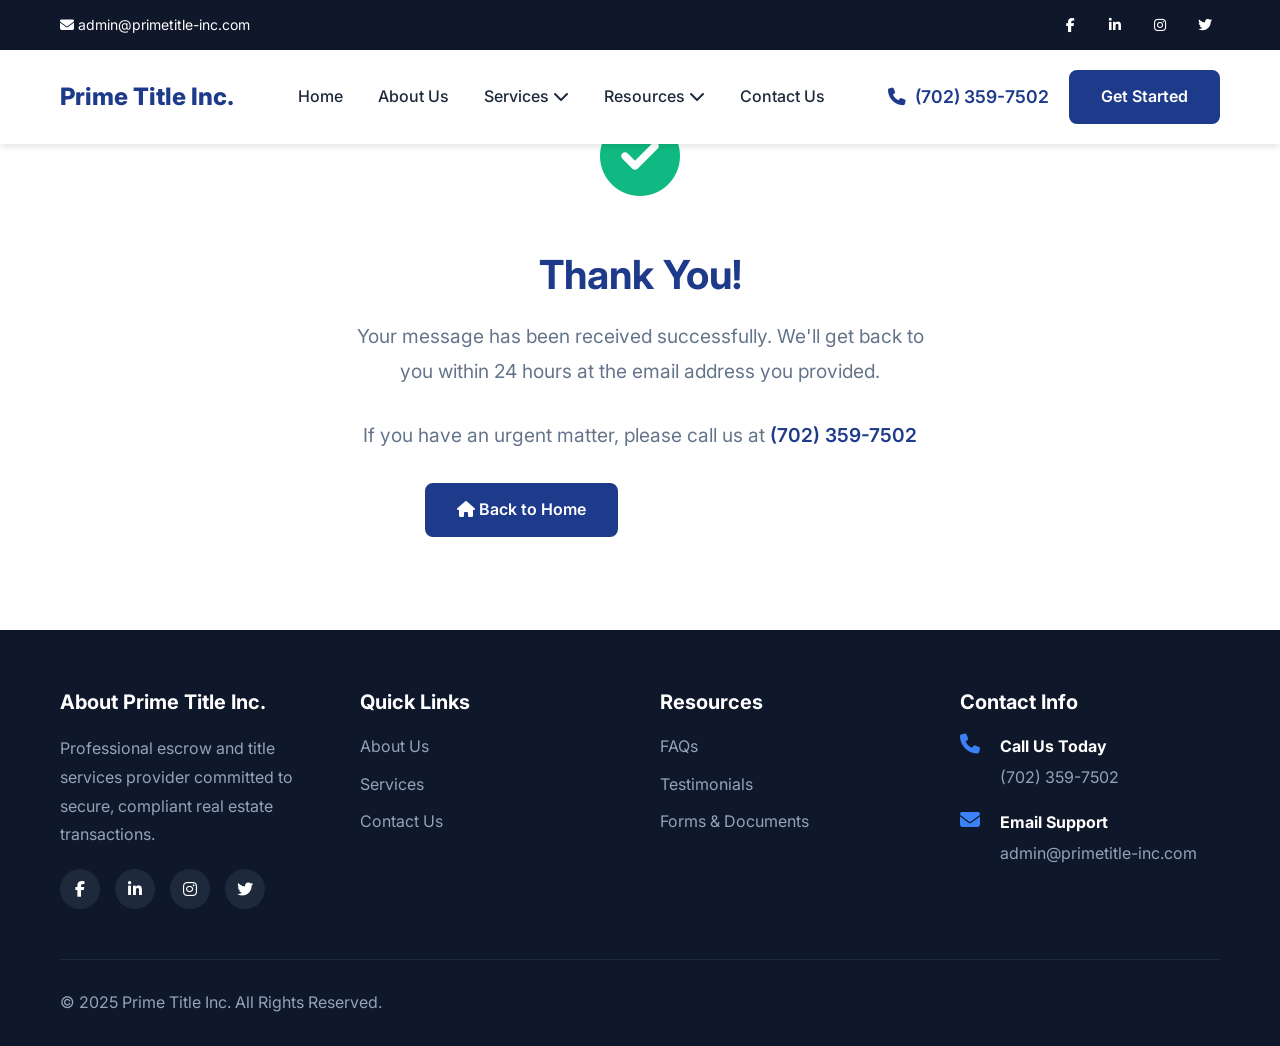
<file: thank-you.html>
<!DOCTYPE html>
<html lang="en">
<head>
    <meta charset="UTF-8">
    <meta name="viewport" content="width=device-width, initial-scale=1.0">
    <meta name="description" content="Thank you for contacting Prime Title Inc.">
    <title>Thank You - Prime Title Inc.</title>
    <link rel="stylesheet" href="css/styles.css">
    <link rel="stylesheet" href="css/pages.css">
    <link rel="stylesheet" href="https://cdnjs.cloudflare.com/ajax/libs/font-awesome/6.4.0/css/all.min.css">
    <link href="https://fonts.googleapis.com/css2?family=Inter:wght@300;400;500;600;700;800&display=swap" rel="stylesheet">
    <style>
        .thank-you-section {
            min-height: 70vh;
            display: flex;
            align-items: center;
            justify-content: center;
            text-align: center;
            padding: 60px 20px;
        }
        .thank-you-content {
            max-width: 600px;
        }
        .thank-you-icon {
            font-size: 80px;
            color: #10b981;
            margin-bottom: 30px;
        }
        .thank-you-content h1 {
            font-size: 2.5rem;
            color: #1e3a8a;
            margin-bottom: 20px;
        }
        .thank-you-content p {
            font-size: 1.2rem;
            color: #64748b;
            margin-bottom: 30px;
            line-height: 1.8;
        }
        .thank-you-buttons {
            display: flex;
            gap: 15px;
            justify-content: center;
            flex-wrap: wrap;
        }
    </style>
</head>
<body>
    <!-- Header & Navigation -->
    <header class="header">
        <div class="top-bar">
            <div class="container">
                <div class="top-bar-content">
                    <div class="contact-info">
                        <a href="mailto:admin@primetitle-inc.com"><i class="fas fa-envelope"></i> admin@primetitle-inc.com</a>
                    </div>
                    <div class="social-links">
                        <a href="#" aria-label="Facebook"><i class="fab fa-facebook-f"></i></a>
                        <a href="#" aria-label="LinkedIn"><i class="fab fa-linkedin-in"></i></a>
                        <a href="#" aria-label="Instagram"><i class="fab fa-instagram"></i></a>
                        <a href="#" aria-label="Twitter"><i class="fab fa-twitter"></i></a>
                    </div>
                </div>
            </div>
        </div>
        
        <nav class="navbar">
            <div class="container">
                <div class="nav-wrapper">
                    <div class="logo">
                        <a href="index.html">
                            <span class="logo-text">Prime Title Inc.</span>
                        </a>
                    </div>
                    
                    <div class="nav-menu" id="navMenu">
                        <ul class="nav-list">
                            <li><a href="index.html">Home</a></li>
                            <li><a href="about.html">About Us</a></li>
                            <li class="dropdown">
                                <a href="services.html">Services <i class="fas fa-chevron-down"></i></a>
                                <ul class="dropdown-menu">
                                    <li><a href="services.html#bond-for-deed">Bond for Deed Contracts</a></li>
                                    <li><a href="services.html#mortgage-servicing">Private Mortgage Servicing</a></li>
                                    <li><a href="services.html#lease-purchase">Lease Purchase Agreements</a></li>
                                    <li><a href="services.html#wrap-around">Wrap-Around Mortgages</a></li>
                                    <li><a href="services.html#installment">Installment Option Contracts</a></li>
                                </ul>
                            </li>
                            <li class="dropdown">
                                <a href="resources.html">Resources <i class="fas fa-chevron-down"></i></a>
                                <ul class="dropdown-menu">
                                    <li><a href="resources.html#account-lookup">Account Lookup</a></li>
                                    <li><a href="resources.html#forms">Forms & Documents</a></li>
                                    <li><a href="resources.html#testimonials">Testimonials</a></li>
                                    <li><a href="resources.html#faqs">FAQs</a></li>
                                </ul>
                            </li>
                            <li><a href="contact.html">Contact Us</a></li>
                        </ul>
                    </div>
                    
                    <div class="nav-cta">
                        <a href="tel:+17023597502" class="phone-number">
                            <i class="fas fa-phone"></i> (702) 359-7502
                        </a>
                        <a href="contact.html" class="btn btn-primary">Get Started</a>
                    </div>
                    
                    <button class="mobile-toggle" id="mobileToggle">
                        <span></span>
                        <span></span>
                        <span></span>
                    </button>
                </div>
            </div>
        </nav>
    </header>

    <!-- Thank You Section -->
    <section class="thank-you-section">
        <div class="thank-you-content">
            <div class="thank-you-icon">
                <i class="fas fa-check-circle"></i>
            </div>
            <h1>Thank You!</h1>
            <p>Your message has been received successfully. We'll get back to you within 24 hours at the email address you provided.</p>
            <p>If you have an urgent matter, please call us at <a href="tel:+17023597502" style="color: #1e3a8a; font-weight: 600;">(702) 359-7502</a></p>
            
            <div class="thank-you-buttons">
                <a href="index.html" class="btn btn-primary">
                    <i class="fas fa-home"></i> Back to Home
                </a>
                <a href="services.html" class="btn btn-secondary">
                    <i class="fas fa-briefcase"></i> View Our Services
                </a>
            </div>
        </div>
    </section>

    <!-- Footer -->
    <footer class="footer">
        <div class="container">
            <div class="footer-content">
                <div class="footer-column">
                    <h3>About Prime Title Inc.</h3>
                    <p>Professional escrow and title services provider committed to secure, compliant real estate transactions.</p>
                    <div class="footer-social">
                        <a href="#" aria-label="Facebook"><i class="fab fa-facebook-f"></i></a>
                        <a href="#" aria-label="LinkedIn"><i class="fab fa-linkedin-in"></i></a>
                        <a href="#" aria-label="Instagram"><i class="fab fa-instagram"></i></a>
                        <a href="#" aria-label="Twitter"><i class="fab fa-twitter"></i></a>
                    </div>
                </div>

                <div class="footer-column">
                    <h3>Quick Links</h3>
                    <ul class="footer-links">
                        <li><a href="about.html">About Us</a></li>
                        <li><a href="services.html">Services</a></li>
                        <li><a href="contact.html">Contact Us</a></li>
                    </ul>
                </div>

                <div class="footer-column">
                    <h3>Resources</h3>
                    <ul class="footer-links">
                        <li><a href="resources.html#faqs">FAQs</a></li>
                        <li><a href="resources.html#testimonials">Testimonials</a></li>
                        <li><a href="resources.html#forms">Forms & Documents</a></li>
                    </ul>
                </div>

                <div class="footer-column">
                    <h3>Contact Info</h3>
                    <ul class="footer-contact">
                        <li>
                            <i class="fas fa-phone"></i>
                            <div>
                                <strong>Call Us Today</strong>
                                <a href="tel:+17023597502">(702) 359-7502</a>
                            </div>
                        </li>
                        <li>
                            <i class="fas fa-envelope"></i>
                            <div>
                                <strong>Email Support</strong>
                                <a href="mailto:admin@primetitle-inc.com">admin@primetitle-inc.com</a>
                            </div>
                        </li>
                    </ul>
                </div>
            </div>

            <div class="footer-bottom">
                <p>&copy; 2025 Prime Title Inc. All Rights Reserved.</p>
            </div>
        </div>
    </footer>

    <script src="js/script.js"></script>
</body>
</html>
</file>
<file: css/styles.css>
/* =============================================
   RESET & BASE STYLES
   ============================================= */
* {
    margin: 0;
    padding: 0;
    box-sizing: border-box;
}

:root {
    /* Primary Colors */
    --primary-color: #1e3a8a;
    --primary-dark: #1e40af;
    --primary-light: #3b82f6;
    
    /* Secondary Colors */
    --secondary-color: #0f172a;
    --secondary-light: #334155;
    
    /* Accent Colors */
    --accent-color: #0891b2;
    --accent-light: #06b6d4;
    
    /* Neutral Colors */
    --white: #ffffff;
    --gray-50: #f8fafc;
    --gray-100: #f1f5f9;
    --gray-200: #e2e8f0;
    --gray-300: #cbd5e1;
    --gray-400: #94a3b8;
    --gray-600: #475569;
    --gray-700: #334155;
    --gray-800: #1e293b;
    --gray-900: #0f172a;
    
    /* Semantic Colors */
    --success: #10b981;
    --warning: #f59e0b;
    --error: #ef4444;
    
    /* Typography */
    --font-primary: 'Inter', -apple-system, BlinkMacSystemFont, 'Segoe UI', sans-serif;
    
    /* Spacing */
    --section-padding: 80px;
    --container-max-width: 1200px;
    
    /* Transitions */
    --transition: all 0.3s ease;
    
    /* Shadows */
    --shadow-sm: 0 1px 2px 0 rgba(0, 0, 0, 0.05);
    --shadow-md: 0 4px 6px -1px rgba(0, 0, 0, 0.1);
    --shadow-lg: 0 10px 15px -3px rgba(0, 0, 0, 0.1);
    --shadow-xl: 0 20px 25px -5px rgba(0, 0, 0, 0.1);
}

html {
    scroll-behavior: smooth;
}

body {
    font-family: var(--font-primary);
    font-size: 16px;
    line-height: 1.6;
    color: var(--gray-800);
    background-color: var(--white);
    overflow-x: hidden;
}

.container {
    max-width: var(--container-max-width);
    margin: 0 auto;
    padding: 0 20px;
}

.section {
    padding: var(--section-padding) 0;
}

/* =============================================
   TYPOGRAPHY
   ============================================= */
h1, h2, h3, h4, h5, h6 {
    font-weight: 700;
    line-height: 1.2;
    color: var(--gray-900);
}

h1 {
    font-size: 3rem;
}

h2 {
    font-size: 2.5rem;
}

h3 {
    font-size: 1.75rem;
}

p {
    margin-bottom: 1rem;
}

a {
    text-decoration: none;
    color: var(--primary-color);
    transition: var(--transition);
}

a:hover {
    color: var(--primary-light);
}

/* =============================================
   BUTTONS
   ============================================= */
.btn {
    display: inline-block;
    padding: 12px 30px;
    font-size: 1rem;
    font-weight: 600;
    text-align: center;
    border: 2px solid transparent;
    border-radius: 8px;
    cursor: pointer;
    transition: var(--transition);
    text-decoration: none;
}

.btn-primary {
    background-color: var(--primary-color);
    color: var(--white);
    border-color: var(--primary-color);
}

.btn-primary:hover {
    background-color: var(--primary-dark);
    border-color: var(--primary-dark);
    color: var(--white);
    transform: translateY(-2px);
    box-shadow: var(--shadow-lg);
}

.btn-secondary {
    background-color: transparent;
    color: var(--white);
    border-color: var(--white);
}

.btn-secondary:hover {
    background-color: var(--white);
    color: var(--primary-color);
}

.btn-lg {
    padding: 16px 40px;
    font-size: 1.1rem;
}

/* =============================================
   HEADER & NAVIGATION
   ============================================= */
.header {
    position: fixed;
    top: 0;
    left: 0;
    right: 0;
    z-index: 1000;
    background-color: var(--white);
    box-shadow: var(--shadow-md);
}

.top-bar {
    background-color: var(--gray-900);
    color: var(--white);
    padding: 10px 0;
    font-size: 0.875rem;
}

.top-bar-content {
    display: flex;
    justify-content: space-between;
    align-items: center;
}

.contact-info a {
    color: var(--white);
    margin-right: 20px;
}

.contact-info a:hover {
    color: var(--accent-light);
}

.social-links {
    display: flex;
    gap: 15px;
}

.social-links a {
    color: var(--white);
    width: 30px;
    height: 30px;
    display: flex;
    align-items: center;
    justify-content: center;
    border-radius: 50%;
    transition: var(--transition);
}

.social-links a:hover {
    background-color: var(--primary-color);
    color: var(--white);
}

.navbar {
    padding: 20px 0;
}

.nav-wrapper {
    display: flex;
    align-items: center;
    justify-content: space-between;
}

.logo {
    font-size: 1.5rem;
    font-weight: 800;
}

.logo-text {
    color: var(--primary-color);
}

.nav-menu {
    display: flex;
    align-items: center;
}

.nav-list {
    display: flex;
    list-style: none;
    gap: 35px;
}

.nav-list a {
    color: var(--gray-800);
    font-weight: 500;
    font-size: 1rem;
    padding: 8px 0;
    position: relative;
}

.nav-list a.active,
.nav-list a:hover {
    color: var(--primary-color);
}

.nav-list a::after {
    content: '';
    position: absolute;
    bottom: 0;
    left: 0;
    width: 0;
    height: 2px;
    background-color: var(--primary-color);
    transition: var(--transition);
}

.nav-list a:hover::after,
.nav-list a.active::after {
    width: 100%;
}

.dropdown {
    position: relative;
}

.dropdown-menu {
    position: absolute;
    top: 100%;
    left: 0;
    background-color: var(--white);
    box-shadow: var(--shadow-lg);
    border-radius: 8px;
    min-width: 250px;
    padding: 10px 0;
    opacity: 0;
    visibility: hidden;
    transform: translateY(10px);
    transition: var(--transition);
    list-style: none;
}

.dropdown:hover .dropdown-menu {
    opacity: 1;
    visibility: visible;
    transform: translateY(0);
}

.dropdown-menu li a {
    display: block;
    padding: 12px 20px;
    color: var(--gray-800);
}

.dropdown-menu li a:hover {
    background-color: var(--gray-100);
    color: var(--primary-color);
}

.nav-cta {
    display: flex;
    align-items: center;
    gap: 20px;
}

.phone-number {
    color: var(--primary-color);
    font-weight: 600;
    font-size: 1.1rem;
}

.phone-number i {
    margin-right: 5px;
}

.mobile-toggle {
    display: none;
    flex-direction: column;
    gap: 5px;
    background: none;
    border: none;
    cursor: pointer;
    padding: 5px;
}

.mobile-toggle span {
    width: 25px;
    height: 3px;
    background-color: var(--gray-800);
    transition: var(--transition);
}

/* =============================================
   HERO SECTION
   ============================================= */
.hero {
    position: relative;
    min-height: 600px;
    display: flex;
    align-items: center;
    justify-content: center;
    background: linear-gradient(135deg, var(--primary-color) 0%, var(--primary-dark) 100%);
    padding: 150px 0 100px;
    overflow: hidden;
    background-size: cover;
    background-position: center;
    background-repeat: no-repeat;
}

.hero::before {
    content: '';
    position: absolute;
    top: 0;
    left: 0;
    right: 0;
    bottom: 0;
    background-image: url('data:image/svg+xml,<svg width="60" height="60" xmlns="http://www.w3.org/2000/svg"><defs><pattern id="grid" width="60" height="60" patternUnits="userSpaceOnUse"><path d="M 60 0 L 0 0 0 60" fill="none" stroke="rgba(255,255,255,0.1)" stroke-width="1"/></pattern></defs><rect width="100%" height="100%" fill="url(%23grid)"/></svg>');
    opacity: 0.2;
    z-index: 1;
}

.hero-overlay {
    position: absolute;
    top: 0;
    left: 0;
    right: 0;
    bottom: 0;
    background: rgba(30, 58, 138, 0.75);
    z-index: 1;
}

.hero-content {
    position: relative;
    z-index: 2;
    text-align: center;
    max-width: 900px;
    margin: 0 auto;
    color: var(--white);
}

.hero-subtitle {
    font-size: 1.1rem;
    font-weight: 600;
    letter-spacing: 2px;
    text-transform: uppercase;
    margin-bottom: 20px;
    color: var(--accent-light);
}

.hero-title {
    font-size: 3.5rem;
    font-weight: 800;
    margin-bottom: 25px;
    line-height: 1.1;
    color: var(--white);
}

.hero-description {
    font-size: 1.25rem;
    margin-bottom: 40px;
    line-height: 1.8;
    color: rgba(255, 255, 255, 0.9);
}

.hero-buttons {
    display: flex;
    gap: 20px;
    justify-content: center;
    flex-wrap: wrap;
}

/* =============================================
   SECTION HEADERS
   ============================================= */
.section-header {
    text-align: center;
    max-width: 800px;
    margin: 0 auto 60px;
}

.section-subtitle {
    display: inline-block;
    font-size: 0.875rem;
    font-weight: 700;
    letter-spacing: 2px;
    text-transform: uppercase;
    color: var(--primary-color);
    margin-bottom: 15px;
}

.section-title {
    font-size: 2.5rem;
    font-weight: 800;
    margin-bottom: 20px;
    color: var(--gray-900);
}

.section-description {
    font-size: 1.125rem;
    color: var(--gray-600);
    line-height: 1.8;
}

/* =============================================
   WHAT WE DO SECTION
   ============================================= */
.what-we-do {
    background-color: var(--gray-50);
}

.features-grid {
    display: grid;
    grid-template-columns: repeat(auto-fit, minmax(300px, 1fr));
    gap: 40px;
}

.feature-card {
    background-color: var(--white);
    padding: 40px;
    border-radius: 12px;
    box-shadow: var(--shadow-md);
    transition: var(--transition);
}

.feature-card:hover {
    transform: translateY(-10px);
    box-shadow: var(--shadow-xl);
}

.feature-icon {
    width: 70px;
    height: 70px;
    background: linear-gradient(135deg, var(--primary-color), var(--accent-light));
    border-radius: 12px;
    display: flex;
    align-items: center;
    justify-content: center;
    margin-bottom: 25px;
}

.feature-icon i {
    font-size: 2rem;
    color: var(--white);
}

.feature-card h3 {
    font-size: 1.5rem;
    margin-bottom: 15px;
    color: var(--gray-900);
}

.feature-card p {
    color: var(--gray-600);
    line-height: 1.8;
    margin-bottom: 0;
}

/* =============================================
   STATS SECTION
   ============================================= */
.stats-section {
    background: linear-gradient(135deg, var(--primary-color) 0%, var(--primary-dark) 100%);
    color: var(--white);
}

.stats-section .section-subtitle {
    color: var(--accent-light);
}

.stats-section .section-title {
    color: var(--white);
}

.stats-grid {
    display: grid;
    grid-template-columns: repeat(auto-fit, minmax(250px, 1fr));
    gap: 40px;
    margin-top: 60px;
}

.stat-card {
    text-align: center;
    padding: 40px;
    background-color: rgba(255, 255, 255, 0.1);
    border-radius: 12px;
    backdrop-filter: blur(10px);
    border: 1px solid rgba(255, 255, 255, 0.2);
}

.stat-number {
    font-size: 3.5rem;
    font-weight: 800;
    color: var(--white);
    margin-bottom: 10px;
}

.stat-label {
    font-size: 1.125rem;
    color: rgba(255, 255, 255, 0.9);
    font-weight: 500;
}

/* =============================================
   SERVICES SECTION
   ============================================= */
.services-section {
    background-color: var(--white);
}

.services-grid {
    display: grid;
    grid-template-columns: repeat(auto-fit, minmax(320px, 1fr));
    gap: 30px;
}

.service-card {
    background-color: var(--gray-50);
    padding: 40px;
    border-radius: 12px;
    border: 2px solid var(--gray-200);
    transition: var(--transition);
}

.service-card:hover {
    border-color: var(--primary-color);
    transform: translateY(-5px);
    box-shadow: var(--shadow-lg);
}

.service-icon {
    width: 60px;
    height: 60px;
    background-color: var(--primary-color);
    border-radius: 10px;
    display: flex;
    align-items: center;
    justify-content: center;
    margin-bottom: 20px;
}

.service-icon i {
    font-size: 1.75rem;
    color: var(--white);
}

.service-card h3 {
    font-size: 1.375rem;
    margin-bottom: 15px;
    color: var(--gray-900);
}

.service-card p {
    color: var(--gray-600);
    line-height: 1.8;
    margin-bottom: 20px;
}

.service-link {
    display: inline-flex;
    align-items: center;
    gap: 8px;
    color: var(--primary-color);
    font-weight: 600;
    transition: var(--transition);
}

.service-link:hover {
    gap: 12px;
}

.service-card.highlight {
    background: linear-gradient(135deg, var(--primary-color), var(--primary-dark));
    border-color: var(--primary-dark);
    color: var(--white);
}

.service-card.highlight h3,
.service-card.highlight p {
    color: var(--white);
}

.service-card.highlight .btn {
    background-color: var(--white);
    color: var(--primary-color);
    margin-top: 10px;
}

.service-card.highlight .btn:hover {
    background-color: var(--gray-100);
}

/* =============================================
   WHY CHOOSE US SECTION
   ============================================= */
.why-choose-us {
    background-color: var(--gray-50);
}

.benefits-grid {
    display: grid;
    grid-template-columns: repeat(auto-fit, minmax(280px, 1fr));
    gap: 40px;
}

.benefit-card {
    text-align: center;
    padding: 40px 30px;
}

.benefit-icon {
    width: 80px;
    height: 80px;
    background: linear-gradient(135deg, var(--accent-color), var(--accent-light));
    border-radius: 50%;
    display: flex;
    align-items: center;
    justify-content: center;
    margin: 0 auto 25px;
    transition: var(--transition);
}

.benefit-card:hover .benefit-icon {
    transform: scale(1.1) rotate(5deg);
}

.benefit-icon i {
    font-size: 2rem;
    color: var(--white);
}

.benefit-card h3 {
    font-size: 1.375rem;
    margin-bottom: 15px;
    color: var(--gray-900);
}

.benefit-card p {
    color: var(--gray-600);
    line-height: 1.8;
    margin-bottom: 0;
}

/* =============================================
   TESTIMONIALS SECTION
   ============================================= */
.testimonials-section {
    background-color: var(--white);
}

.testimonials-grid {
    display: grid;
    grid-template-columns: repeat(auto-fit, minmax(320px, 1fr));
    gap: 30px;
}

.testimonial-card {
    background-color: var(--gray-50);
    padding: 40px;
    border-radius: 12px;
    border-left: 4px solid var(--primary-color);
    transition: var(--transition);
}

.testimonial-card:hover {
    box-shadow: var(--shadow-lg);
    transform: translateY(-5px);
}

.testimonial-content {
    position: relative;
    margin-bottom: 30px;
}

.quote-icon {
    font-size: 2rem;
    color: var(--primary-color);
    opacity: 0.3;
    margin-bottom: 15px;
}

.testimonial-content p {
    font-size: 1.0625rem;
    line-height: 1.8;
    color: var(--gray-700);
    font-style: italic;
}

.testimonial-author {
    display: flex;
    align-items: center;
    gap: 15px;
}

.author-info h4 {
    font-size: 1.125rem;
    margin-bottom: 5px;
    color: var(--gray-900);
}

.author-info p {
    font-size: 0.9375rem;
    color: var(--gray-600);
    margin-bottom: 0;
}

/* =============================================
   CTA SECTION
   ============================================= */
.cta-section {
    background: linear-gradient(135deg, var(--secondary-color) 0%, var(--secondary-light) 100%);
    color: var(--white);
}

.cta-content {
    text-align: center;
    max-width: 800px;
    margin: 0 auto;
}

.cta-content h2 {
    font-size: 2.5rem;
    color: var(--white);
    margin-bottom: 20px;
}

.cta-content p {
    font-size: 1.25rem;
    margin-bottom: 35px;
    color: rgba(255, 255, 255, 0.9);
}

/* =============================================
   FOOTER
   ============================================= */
.footer {
    background-color: var(--gray-900);
    color: var(--gray-300);
    padding: 60px 0 0;
}

.footer-content {
    display: grid;
    grid-template-columns: repeat(auto-fit, minmax(250px, 1fr));
    gap: 40px;
    margin-bottom: 50px;
}

.footer-column h3 {
    color: var(--white);
    font-size: 1.25rem;
    margin-bottom: 20px;
}

.footer-column p {
    color: var(--gray-400);
    line-height: 1.8;
    margin-bottom: 20px;
}

.footer-social {
    display: flex;
    gap: 15px;
}

.footer-social a {
    width: 40px;
    height: 40px;
    background-color: var(--gray-800);
    border-radius: 50%;
    display: flex;
    align-items: center;
    justify-content: center;
    color: var(--white);
    transition: var(--transition);
}

.footer-social a:hover {
    background-color: var(--primary-color);
}

.footer-links {
    list-style: none;
}

.footer-links li {
    margin-bottom: 12px;
}

.footer-links a {
    color: var(--gray-400);
    transition: var(--transition);
}

.footer-links a:hover {
    color: var(--white);
    padding-left: 5px;
}

.footer-contact {
    list-style: none;
}

.footer-contact li {
    display: flex;
    gap: 15px;
    margin-bottom: 20px;
}

.footer-contact i {
    color: var(--primary-light);
    font-size: 1.25rem;
    width: 25px;
}

.footer-contact strong {
    display: block;
    color: var(--white);
    margin-bottom: 5px;
}

.footer-contact a {
    color: var(--gray-400);
}

.footer-contact a:hover {
    color: var(--white);
}

.footer-bottom {
    border-top: 1px solid var(--gray-800);
    padding: 30px 0;
    display: flex;
    justify-content: space-between;
    align-items: center;
    flex-wrap: wrap;
    gap: 20px;
}

.footer-bottom p {
    margin: 0;
    color: var(--gray-400);
}

.footer-bottom-links {
    display: flex;
    gap: 25px;
}

.footer-bottom-links a {
    color: var(--gray-400);
}

.footer-bottom-links a:hover {
    color: var(--white);
}

/* =============================================
   RESPONSIVE DESIGN
   ============================================= */
@media (max-width: 992px) {
    .nav-menu,
    .nav-cta {
        display: none;
    }
    
    .mobile-toggle {
        display: flex;
    }
    
    .hero-title {
        font-size: 2.5rem;
    }
    
    .section-title {
        font-size: 2rem;
    }
    
    .stat-number {
        font-size: 2.5rem;
    }
}

@media (max-width: 768px) {
    :root {
        --section-padding: 60px;
    }
    
    .hero {
        padding: 120px 0 80px;
    }
    
    .hero-title {
        font-size: 2rem;
    }
    
    .hero-description {
        font-size: 1.125rem;
    }
    
    .section-title {
        font-size: 1.75rem;
    }
    
    .services-grid,
    .features-grid,
    .benefits-grid,
    .testimonials-grid {
        grid-template-columns: 1fr;
    }
    
    .footer-bottom {
        flex-direction: column;
        text-align: center;
    }
}

@media (max-width: 576px) {
    .hero-buttons {
        flex-direction: column;
    }
    
    .btn-lg {
        width: 100%;
    }
    
    .top-bar-content {
        flex-direction: column;
        gap: 10px;
    }
}
</file>
<file: css/pages.css>
/* =============================================
   PAGE-SPECIFIC STYLES
   ============================================= */

/* =============================================
   PAGE HEADER
   ============================================= */
.page-header {
    background: linear-gradient(135deg, var(--primary-color) 0%, var(--primary-dark) 100%);
    padding: 180px 0 100px;
    text-align: center;
    color: var(--white);
    position: relative;
    overflow: hidden;
}

.page-header::before {
    content: '';
    position: absolute;
    top: 0;
    left: 0;
    right: 0;
    bottom: 0;
    background-color: rgba(30, 58, 138, 0.85);
    z-index: 1;
}

.page-header h1 {
    font-size: 3rem;
    font-weight: 800;
    margin-bottom: 15px;
    color: var(--white);
    position: relative;
    z-index: 2;
}

.page-header p {
    font-size: 1.25rem;
    color: rgba(255, 255, 255, 0.9);
    position: relative;
    z-index: 2;
    margin: 0;
}

.page-header .container {
    position: relative;
    z-index: 2;
}

/* =============================================
   ABOUT PAGE
   ============================================= */
.about-content {
    background-color: var(--white);
}

.about-grid {
    display: grid;
    grid-template-columns: 1fr 1fr;
    gap: 60px;
    align-items: center;
}

.about-text h2 {
    font-size: 2.25rem;
    margin-bottom: 25px;
    color: var(--gray-900);
}

.about-text p {
    font-size: 1.0625rem;
    line-height: 1.8;
    color: var(--gray-600);
    margin-bottom: 20px;
}

.about-image {
    position: relative;
}

.image-placeholder {
    width: 100%;
    height: 400px;
    background: linear-gradient(135deg, var(--primary-color), var(--accent-light));
    border-radius: 12px;
    display: flex;
    align-items: center;
    justify-content: center;
    box-shadow: var(--shadow-xl);
}

.image-placeholder i {
    font-size: 6rem;
    color: rgba(255, 255, 255, 0.3);
}

.mission-section {
    background-color: var(--gray-50);
}

.mission-grid {
    display: grid;
    grid-template-columns: repeat(auto-fit, minmax(300px, 1fr));
    gap: 40px;
}

.mission-card {
    text-align: center;
    padding: 40px;
    background-color: var(--white);
    border-radius: 12px;
    box-shadow: var(--shadow-md);
    transition: var(--transition);
}

.mission-card:hover {
    transform: translateY(-5px);
    box-shadow: var(--shadow-xl);
}

.mission-icon {
    width: 80px;
    height: 80px;
    background: linear-gradient(135deg, var(--primary-color), var(--primary-dark));
    border-radius: 50%;
    display: flex;
    align-items: center;
    justify-content: center;
    margin: 0 auto 25px;
}

.mission-icon i {
    font-size: 2rem;
    color: var(--white);
}

.mission-card h3 {
    font-size: 1.5rem;
    margin-bottom: 15px;
    color: var(--gray-900);
}

.mission-card p {
    color: var(--gray-600);
    line-height: 1.8;
    margin-bottom: 0;
}

.why-section {
    background-color: var(--white);
}

.why-grid {
    display: grid;
    grid-template-columns: repeat(auto-fit, minmax(300px, 1fr));
    gap: 40px;
}

.why-item {
    padding: 30px;
    border-radius: 12px;
    background-color: var(--gray-50);
    border-left: 4px solid var(--primary-color);
    transition: var(--transition);
}

.why-item:hover {
    background-color: var(--white);
    box-shadow: var(--shadow-lg);
    transform: translateX(5px);
}

.why-number {
    font-size: 2.5rem;
    font-weight: 800;
    color: var(--primary-color);
    opacity: 0.3;
    margin-bottom: 15px;
}

.why-item h3 {
    font-size: 1.375rem;
    margin-bottom: 15px;
    color: var(--gray-900);
}

.why-item p {
    color: var(--gray-600);
    line-height: 1.8;
    margin-bottom: 0;
}

.team-section {
    background-color: var(--gray-50);
}

.team-grid {
    display: grid;
    grid-template-columns: repeat(auto-fit, minmax(250px, 1fr));
    gap: 40px;
}

.team-member {
    text-align: center;
    padding: 40px 30px;
    background-color: var(--white);
    border-radius: 12px;
    box-shadow: var(--shadow-md);
    transition: var(--transition);
}

.team-member:hover {
    transform: translateY(-10px);
    box-shadow: var(--shadow-xl);
}

.member-photo {
    width: 120px;
    height: 120px;
    background: linear-gradient(135deg, var(--primary-color), var(--accent-light));
    border-radius: 50%;
    display: flex;
    align-items: center;
    justify-content: center;
    margin: 0 auto 25px;
}

.member-photo i {
    font-size: 3rem;
    color: rgba(255, 255, 255, 0.5);
}

.team-member h3 {
    font-size: 1.375rem;
    margin-bottom: 10px;
    color: var(--gray-900);
}

.member-title {
    font-size: 1rem;
    color: var(--primary-color);
    font-weight: 600;
    margin-bottom: 15px;
}

.member-bio {
    color: var(--gray-600);
    line-height: 1.8;
    margin-bottom: 0;
}

/* =============================================
   SERVICES PAGE
   ============================================= */
.services-intro {
    background-color: var(--gray-50);
}

.service-detail {
    background-color: var(--white);
}

.service-detail.alt {
    background-color: var(--gray-50);
}

.service-detail-grid {
    display: grid;
    grid-template-columns: 150px 1fr;
    gap: 60px;
    align-items: start;
}

.service-detail.alt .service-detail-grid {
    grid-template-columns: 1fr 150px;
}

.service-detail-icon {
    width: 150px;
    height: 150px;
    background: linear-gradient(135deg, var(--primary-color), var(--accent-light));
    border-radius: 20px;
    display: flex;
    align-items: center;
    justify-content: center;
    box-shadow: var(--shadow-xl);
}

.service-detail-icon i {
    font-size: 4rem;
    color: var(--white);
}

.service-detail-content h2 {
    font-size: 2.25rem;
    margin-bottom: 20px;
    color: var(--gray-900);
}

.service-lead {
    font-size: 1.25rem;
    font-weight: 600;
    color: var(--primary-color);
    margin-bottom: 25px;
}

.service-detail-content p {
    font-size: 1.0625rem;
    line-height: 1.8;
    color: var(--gray-600);
    margin-bottom: 25px;
}

.service-detail-content h3 {
    font-size: 1.5rem;
    margin: 30px 0 20px;
    color: var(--gray-900);
}

.service-list {
    list-style: none;
    margin-bottom: 30px;
}

.service-list li {
    display: flex;
    align-items: start;
    gap: 15px;
    padding: 12px 0;
    font-size: 1.0625rem;
    color: var(--gray-700);
}

.service-list li i {
    color: var(--success);
    font-size: 1.25rem;
    margin-top: 3px;
}

/* =============================================
   RESOURCES PAGE
   ============================================= */
.account-lookup-form {
    max-width: 700px;
    margin: 0 auto;
    background-color: var(--gray-50);
    padding: 50px;
    border-radius: 12px;
    box-shadow: var(--shadow-md);
}

.lookup-form .form-row {
    display: grid;
    grid-template-columns: 1fr 1fr;
    gap: 20px;
    margin-bottom: 30px;
}

.lookup-form .form-group {
    margin-bottom: 0;
}

.account-info {
    margin-top: 30px;
    padding: 20px;
    background-color: var(--white);
    border-radius: 8px;
    border-left: 4px solid var(--primary-color);
}

.account-info p {
    margin: 0;
    color: var(--gray-700);
}

.account-info i {
    color: var(--primary-color);
    margin-right: 10px;
}

.account-info a {
    color: var(--primary-color);
    font-weight: 600;
}

.forms-section {
    background-color: var(--gray-50);
}

.forms-grid {
    display: grid;
    grid-template-columns: repeat(auto-fit, minmax(300px, 1fr));
    gap: 30px;
}

.form-card {
    background-color: var(--white);
    padding: 40px;
    border-radius: 12px;
    text-align: center;
    box-shadow: var(--shadow-md);
    transition: var(--transition);
}

.form-card:hover {
    transform: translateY(-5px);
    box-shadow: var(--shadow-xl);
}

.form-icon {
    width: 80px;
    height: 80px;
    background-color: var(--gray-100);
    border-radius: 12px;
    display: flex;
    align-items: center;
    justify-content: center;
    margin: 0 auto 25px;
}

.form-icon i {
    font-size: 2.5rem;
    color: var(--primary-color);
}

.form-card h3 {
    font-size: 1.25rem;
    margin-bottom: 15px;
    color: var(--gray-900);
}

.form-card p {
    color: var(--gray-600);
    margin-bottom: 25px;
    line-height: 1.6;
}

.testimonials-full {
    background-color: var(--white);
}

.testimonial-rating {
    margin-bottom: 15px;
}

.testimonial-rating i {
    color: #fbbf24;
    font-size: 1.125rem;
    margin-right: 3px;
}

.faqs-section {
    background-color: var(--gray-50);
}

.faqs-wrapper {
    max-width: 900px;
    margin: 0 auto;
}

.faq-item {
    background-color: var(--white);
    border-radius: 12px;
    margin-bottom: 20px;
    box-shadow: var(--shadow-sm);
    overflow: hidden;
    transition: var(--transition);
}

.faq-item:hover {
    box-shadow: var(--shadow-md);
}

.faq-question {
    display: flex;
    justify-content: space-between;
    align-items: center;
    padding: 25px 30px;
    cursor: pointer;
    user-select: none;
}

.faq-question h3 {
    font-size: 1.125rem;
    margin: 0;
    color: var(--gray-900);
}

.faq-question i {
    color: var(--primary-color);
    transition: var(--transition);
    font-size: 1rem;
}

.faq-item.active .faq-question i {
    transform: rotate(180deg);
}

.faq-answer {
    max-height: 0;
    overflow: hidden;
    transition: max-height 0.3s ease;
}

.faq-item.active .faq-answer {
    max-height: 500px;
}

.faq-answer p {
    padding: 0 30px 25px;
    margin: 0;
    color: var(--gray-600);
    line-height: 1.8;
}

/* =============================================
   CONTACT PAGE
   ============================================= */
.contact-section {
    background-color: var(--gray-50);
}

.contact-wrapper {
    display: grid;
    grid-template-columns: 1fr 1.5fr;
    gap: 60px;
}

.contact-info-column h2 {
    font-size: 2rem;
    margin-bottom: 20px;
    color: var(--gray-900);
}

.contact-info-column > p {
    font-size: 1.0625rem;
    color: var(--gray-600);
    line-height: 1.8;
    margin-bottom: 40px;
}

.contact-info-items {
    margin-bottom: 40px;
}

.contact-info-item {
    display: flex;
    gap: 20px;
    margin-bottom: 35px;
}

.contact-icon {
    width: 60px;
    height: 60px;
    background: linear-gradient(135deg, var(--primary-color), var(--accent-light));
    border-radius: 12px;
    display: flex;
    align-items: center;
    justify-content: center;
    flex-shrink: 0;
}

.contact-icon i {
    font-size: 1.5rem;
    color: var(--white);
}

.contact-details h3 {
    font-size: 1.125rem;
    margin-bottom: 8px;
    color: var(--gray-900);
}

.contact-details p {
    font-size: 1rem;
    color: var(--gray-700);
    margin-bottom: 5px;
}

.contact-details a {
    color: var(--primary-color);
    font-weight: 600;
}

.small-text {
    font-size: 0.875rem;
    color: var(--gray-500);
}

.social-connect {
    margin-top: 40px;
}

.social-connect h3 {
    font-size: 1.25rem;
    margin-bottom: 20px;
    color: var(--gray-900);
}

.social-icons-large {
    display: flex;
    gap: 15px;
}

.social-icons-large a {
    width: 50px;
    height: 50px;
    background-color: var(--gray-800);
    border-radius: 50%;
    display: flex;
    align-items: center;
    justify-content: center;
    color: var(--white);
    transition: var(--transition);
}

.social-icons-large a:hover {
    background-color: var(--primary-color);
    transform: translateY(-3px);
}

.contact-form-column {
    background-color: var(--white);
    padding: 50px;
    border-radius: 12px;
    box-shadow: var(--shadow-lg);
}

.contact-form-wrapper h2 {
    font-size: 2rem;
    margin-bottom: 15px;
    color: var(--gray-900);
}

.contact-form-wrapper > p {
    font-size: 1rem;
    color: var(--gray-600);
    margin-bottom: 35px;
}

.form-group {
    margin-bottom: 25px;
}

.form-group label {
    display: block;
    font-size: 0.9375rem;
    font-weight: 600;
    color: var(--gray-800);
    margin-bottom: 8px;
}

.form-group input,
.form-group textarea,
.form-group select {
    width: 100%;
    padding: 14px 18px;
    font-size: 1rem;
    font-family: var(--font-primary);
    border: 2px solid var(--gray-300);
    border-radius: 8px;
    transition: var(--transition);
    background-color: var(--white);
}

.form-group input:focus,
.form-group textarea:focus,
.form-group select:focus {
    outline: none;
    border-color: var(--primary-color);
    box-shadow: 0 0 0 3px rgba(30, 58, 138, 0.1);
}

.form-group input.error,
.form-group textarea.error {
    border-color: var(--error);
}

.error-message {
    display: block;
    color: var(--error);
    font-size: 0.875rem;
    margin-top: 5px;
    min-height: 20px;
}

.form-row {
    display: grid;
    grid-template-columns: 1fr 1fr;
    gap: 20px;
}

.success-message {
    background-color: var(--success);
    color: var(--white);
    padding: 15px 20px;
    border-radius: 8px;
    margin-top: 20px;
    text-align: center;
    font-weight: 600;
}

/* Alert Styles */
.alert {
    padding: 15px 20px;
    border-radius: 8px;
    margin-top: 20px;
    display: flex;
    align-items: flex-start;
    gap: 10px;
    font-size: 1rem;
    line-height: 1.6;
}

.alert i {
    font-size: 1.25rem;
    margin-top: 2px;
}

.alert-success {
    background-color: #d1fae5;
    color: #065f46;
    border: 1px solid #6ee7b7;
}

.alert-error {
    background-color: #fee2e2;
    color: #991b1b;
    border: 1px solid #fca5a5;
}

.alert-error a {
    color: #991b1b;
    text-decoration: underline;
}

.error-list {
    margin: 10px 0 0 0;
    padding-left: 20px;
}

.error-list li {
    margin-bottom: 5px;
}

.btn-loading {
    display: inline-flex;
    align-items: center;
    gap: 8px;
}

.map-section {
    background-color: var(--white);
}

.map-placeholder {
    width: 100%;
    height: 450px;
    background-color: var(--gray-100);
    border-radius: 12px;
    overflow: hidden;
    box-shadow: var(--shadow-md);
}

.map-placeholder-content {
    height: 100%;
    display: flex;
    flex-direction: column;
    align-items: center;
    justify-content: center;
    color: var(--gray-400);
}

.map-placeholder-content i {
    font-size: 5rem;
    margin-bottom: 20px;
}

.map-placeholder-content p {
    font-size: 1.25rem;
    margin: 0;
}

/* =============================================
   RESPONSIVE DESIGN FOR PAGES
   ============================================= */
@media (max-width: 992px) {
    .about-grid,
    .service-detail-grid,
    .contact-wrapper {
        grid-template-columns: 1fr;
    }
    
    .service-detail.alt .service-detail-grid {
        grid-template-columns: 1fr;
    }
    
    .service-detail-icon {
        margin: 0 auto;
    }
    
    .lookup-form .form-row,
    .form-row {
        grid-template-columns: 1fr;
    }
}

@media (max-width: 768px) {
    .page-header {
        padding: 140px 0 80px;
    }
    
    .page-header h1 {
        font-size: 2rem;
    }
    
    .page-header p {
        font-size: 1.125rem;
    }
    
    .about-text h2,
    .service-detail-content h2,
    .contact-info-column h2,
    .contact-form-wrapper h2 {
        font-size: 1.75rem;
    }
    
    .image-placeholder {
        height: 300px;
    }
    
    .service-detail-icon {
        width: 100px;
        height: 100px;
    }
    
    .service-detail-icon i {
        font-size: 3rem;
    }
    
    .contact-form-column {
        padding: 30px;
    }
    
    .account-lookup-form {
        padding: 30px;
    }
}

@media (max-width: 576px) {
    .why-grid,
    .mission-grid,
    .team-grid,
    .forms-grid {
        grid-template-columns: 1fr;
    }
    
    .faq-question {
        padding: 20px;
    }
    
    .faq-answer p {
        padding: 0 20px 20px;
    }
}
</file>
